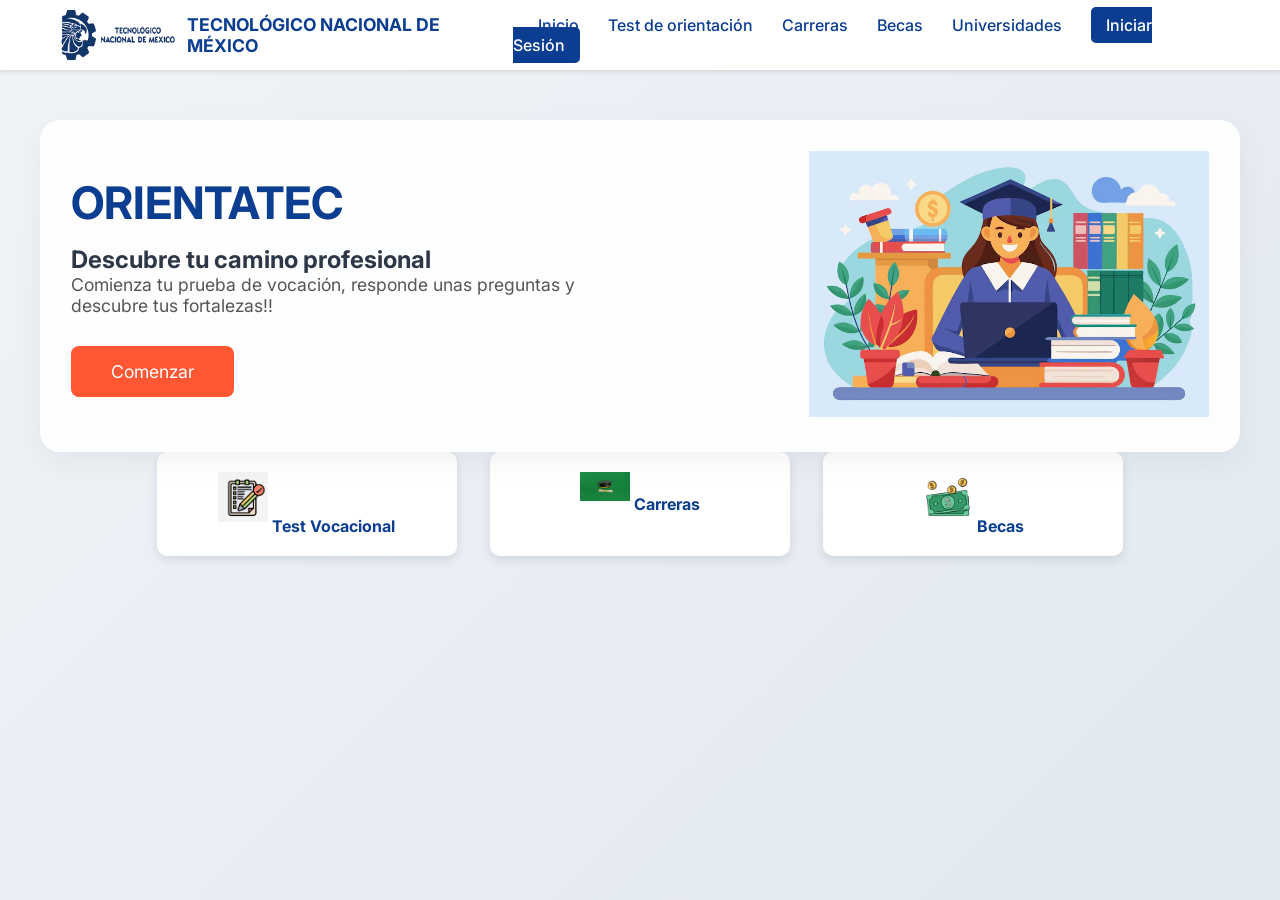
<file: index.html>
<!DOCTYPE html>
<html lang="es">
<head>
    <meta charset="UTF-8">
    <meta name="viewport" content="width=device-width, initial-scale=1.0">
    <title>ORIENTATEC</title>
    <meta name="description" content="Plataforma de orientación vocacional del Tecnológico Nacional de México. Test vocacional, carreras, becas, universidades y foro estudiantil.">
    <link rel="preconnect" href="https://fonts.googleapis.com">
    <link href="https://fonts.googleapis.com/css2?family=Inter:wght@400;500;600;700;800&display=swap" rel="stylesheet">
    <link rel="stylesheet" href="css/styles.css">
</head>
<body>

    <header class="main-header">
        <div class="logo-section">
            <img src="static/tec.png" alt="Logo TecNM">
            <span>TECNOLÓGICO NACIONAL DE MÉXICO</span>
        </div>
        <button class="hamburger" id="hamburger-btn" onclick="toggleNav()">☰</button>
        <nav id="nav-public">
            <a href="index.html">Inicio</a>
            <a href="cuestionario.html" onclick="return requireAuth('cuestionario.html')">Test de orientación</a>
            <a href="carreras.html" onclick="return requireAuth('carreras.html')">Carreras</a>
            <a href="becas.html" onclick="return requireAuth('becas.html')">Becas</a>
            <a href="universidades.html" onclick="return requireAuth('universidades.html')">Universidades</a>
            <a href="login.html" class="btn-sesion">Iniciar Sesión</a>
        </nav>
    </header>

    <section class="hero-container">
        <div class="hero-text">
            <h1>ORIENTATEC</h1>
            <h2>Descubre tu camino profesional</h2>
            <p>Comienza tu prueba de vocación, responde unas preguntas y descubre tus fortalezas!!</p>
            <a href="cuestionario.html" class="btn-comenzar" onclick="return requireAuth('cuestionario.html')">Comenzar</a>
        </div>
        <div class="hero-image">
            <img src="static/im.png" alt="Ilustración vocacional">
        </div>
    </section>

    <section class="info-cards">
        <a href="cuestionario.html" class="info-card" onclick="return requireAuth('cuestionario.html')">
            <img src="static/for.png" alt="Test Vocacional">
            <strong>Test Vocacional</strong>
        </a>
        <a href="carreras.html" class="info-card" onclick="return requireAuth('carreras.html')">
            <img src="static/gor.png" alt="Carreras">
            <strong>Carreras</strong>
        </a>
        <a href="becas.html" class="info-card" onclick="return requireAuth('becas.html')">
            <img src="static/bi.png" alt="Becas">
            <strong>Becas</strong>
        </a>
    </section>

<script src="js/app.js"></script>
</body>
</html>
</file>
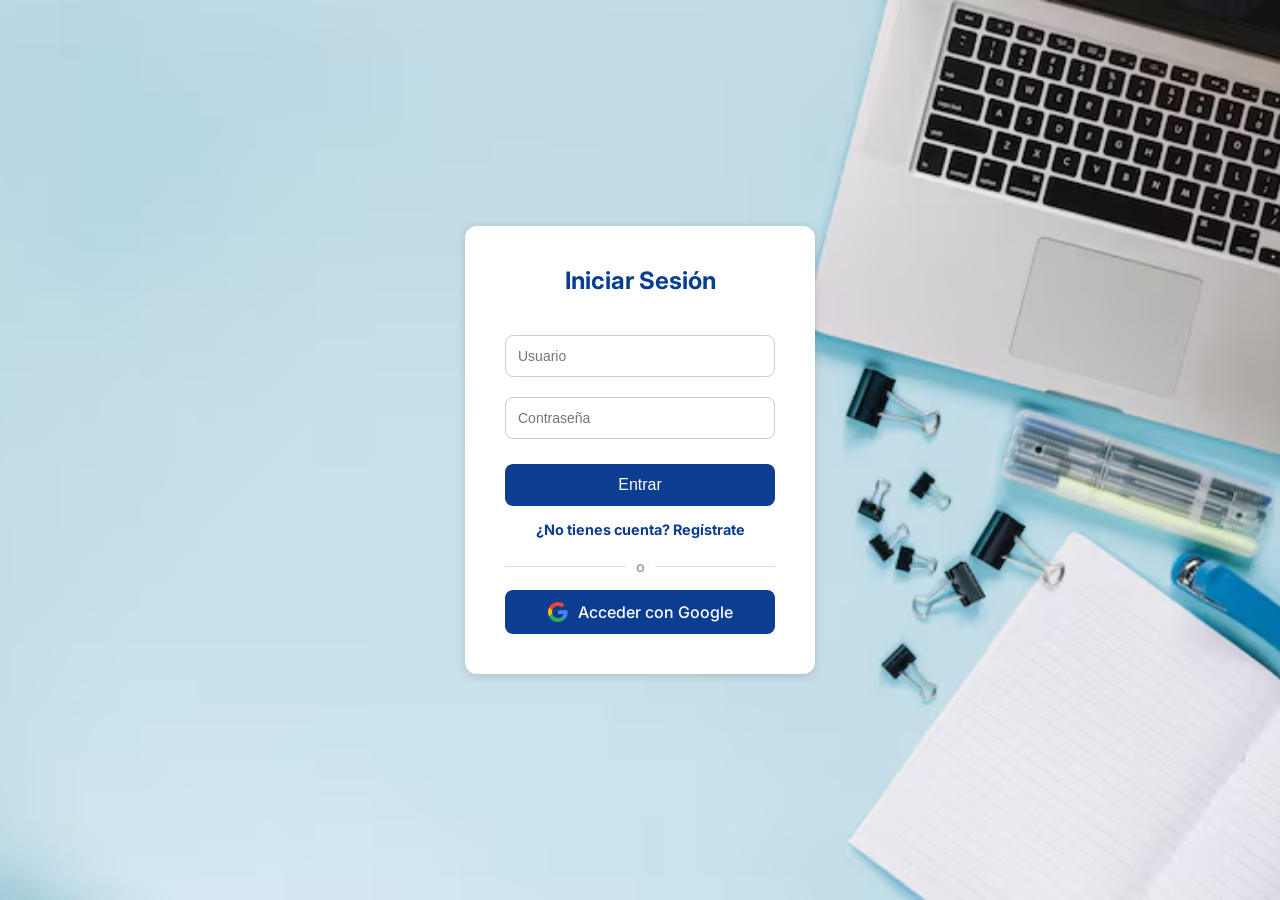
<file: admin.html>
<!DOCTYPE html>
<html lang="es">
<head>
    <meta charset="UTF-8">
    <meta name="viewport" content="width=device-width, initial-scale=1.0">
    <title>Panel de Administración</title>
    <link rel="preconnect" href="https://fonts.googleapis.com">
    <link href="https://fonts.googleapis.com/css2?family=Inter:wght@400;500;600;700&display=swap" rel="stylesheet">
    <link rel="stylesheet" href="css/styles.css">
    <style>
        .admin-container { max-width: 1000px; margin: 40px auto; padding: 20px; background: white; border-radius: 12px; box-shadow: 0 4px 15px rgba(0,0,0,0.05); }
        .admin-header { display: flex; justify-content: space-between; align-items: center; border-bottom: 2px solid #e2e8f0; padding-bottom: 20px; margin-bottom: 20px; }
        .admin-header h1 { margin: 0; color: #0f172a; font-size: 1.5rem; }
        table { width: 100%; border-collapse: collapse; margin-top: 15px; }
        th, td { padding: 12px 15px; text-align: left; border-bottom: 1px solid #e2e8f0; }
        th { background-color: #f8fafc; font-weight: 600; color: #475569; }
        tr:hover { background-color: #f1f5f9; }
        .btn-danger { background: #ef4444; color: white; border: none; padding: 6px 12px; border-radius: 6px; cursor: pointer; font-size: 0.85rem; font-weight: 500; }
        .btn-danger:hover { background: #dc2828; }
        .badge { background: #2563eb; color: white; padding: 2px 8px; border-radius: 12px; font-size: 0.75rem; }
    </style>
</head>
<body>

    <div class="top-row" style="padding: 15px 20px; background: white; border-bottom: 1px solid #e2e8f0;">
        <a class="back" href="menu.html">← Volver al Menú</a>
    </div>

    <div class="admin-container" id="admin-content" style="display: none;">
        <div class="admin-header">
            <h1>Panel de Administración</h1>
            <div class="badge">Modo Admin Activo</div>
        </div>

        <h3>Gestión del Foro</h3>
        <table>
            <thead>
                <tr>
                    <th>ID</th>
                    <th>Título</th>
                    <th>Autor</th>
                    <th>Fecha</th>
                    <th>Acciones</th>
                </tr>
            </thead>
            <tbody id="admin-topics-list">
                <tr><td colspan="5" style="text-align:center;">Cargando temas...</td></tr>
            </tbody>
        </table>
    </div>

    <div id="admin-error" style="display:none; text-align:center; padding: 50px; color: #ef4444; font-weight: bold;">
        <h2>Acceso Denegado</h2>
        <p>No tienes permisos de administrador para ver esta página.</p>
        <a href="menu.html" class="btn">Regresar al menú</a>
    </div>

<script src="js/app.js"></script>
</body>
</html>
</file>
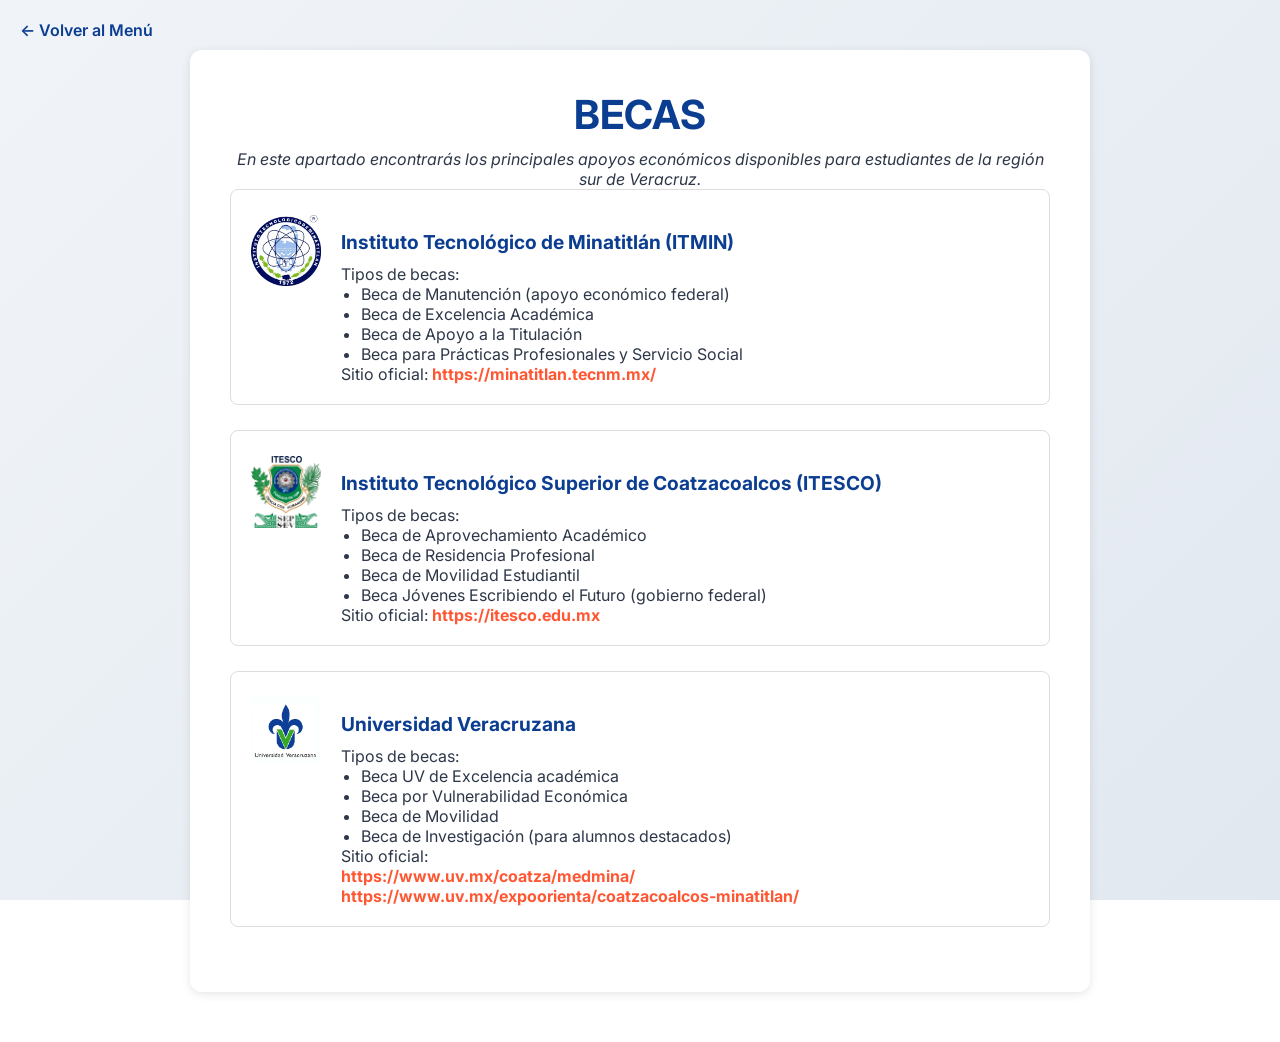
<file: becas.html>
<!DOCTYPE html>
<html lang="es">
<head>
    <meta charset="UTF-8">
    <meta name="viewport" content="width=device-width, initial-scale=1.0">
    <title>Becas - Orientación Vocacional</title>
    <meta name="description" content="Información sobre becas disponibles para estudiantes de la región sur de Veracruz.">
    <link rel="preconnect" href="https://fonts.googleapis.com">
    <link href="https://fonts.googleapis.com/css2?family=Inter:wght@400;500;600;700;800&display=swap" rel="stylesheet">
    <link rel="stylesheet" href="css/styles.css">
</head>
<body>

    <a href="menu.html" class="back-link">← Volver al Menú</a>
    <div class="contenedor-becas">
        <h1>BECAS</h1>
        <p style="text-align: center; font-style: italic;">En este apartado encontrarás los principales apoyos económicos disponibles para estudiantes de la región sur de Veracruz.</p>

        <div class="institucion">
            <img src="static/tecn.png" alt="Logo ITMIN">
            <div>
                <h3>Instituto Tecnológico de Minatitlán (ITMIN)</h3>
                <p>Tipos de becas:</p>
                <ul class="beca-list">
                    <li>Beca de Manutención (apoyo económico federal)</li>
                    <li>Beca de Excelencia Académica</li>
                    <li>Beca de Apoyo a la Titulación</li>
                    <li>Beca para Prácticas Profesionales y Servicio Social</li>
                </ul>
                <p>Sitio oficial: <a href="https://minatitlan.tecnm.mx/" target="_blank" class="link">https://minatitlan.tecnm.mx/</a></p>
            </div>
        </div>

        <div class="institucion">
            <img src="static/itesco.png" alt="Logo ITESCO">
            <div>
                <h3>Instituto Tecnológico Superior de Coatzacoalcos (ITESCO)</h3>
                <p>Tipos de becas:</p>
                <ul class="beca-list">
                    <li>Beca de Aprovechamiento Académico</li>
                    <li>Beca de Residencia Profesional</li>
                    <li>Beca de Movilidad Estudiantil</li>
                    <li>Beca Jóvenes Escribiendo el Futuro (gobierno federal)</li>
                </ul>
                <p>Sitio oficial: <a href="https://itesco.edu.mx" target="_blank" class="link">https://itesco.edu.mx</a></p>
            </div>
        </div>

        <div class="institucion">
            <img src="static/uv.png" alt="Logo UV">
            <div>
                <h3>Universidad Veracruzana</h3>
                <p>Tipos de becas:</p>
                <ul class="beca-list">
                    <li>Beca UV de Excelencia académica</li>
                    <li>Beca por Vulnerabilidad Económica</li>
                    <li>Beca de Movilidad</li>
                    <li>Beca de Investigación (para alumnos destacados)</li>
                </ul>
                <p>Sitio oficial:</p>
                <p><a href="https://www.uv.mx/coatza/medmina/" target="_blank" class="link">https://www.uv.mx/coatza/medmina/</a></p>
                <p><a href="https://www.uv.mx/expoorienta/coatzacoalcos-minatitlan/" target="_blank" class="link">https://www.uv.mx/expoorienta/coatzacoalcos-minatitlan/</a></p>
            </div>
        </div>
    </div>

<script src="js/app.js"></script>
</body>
</html>
</file>
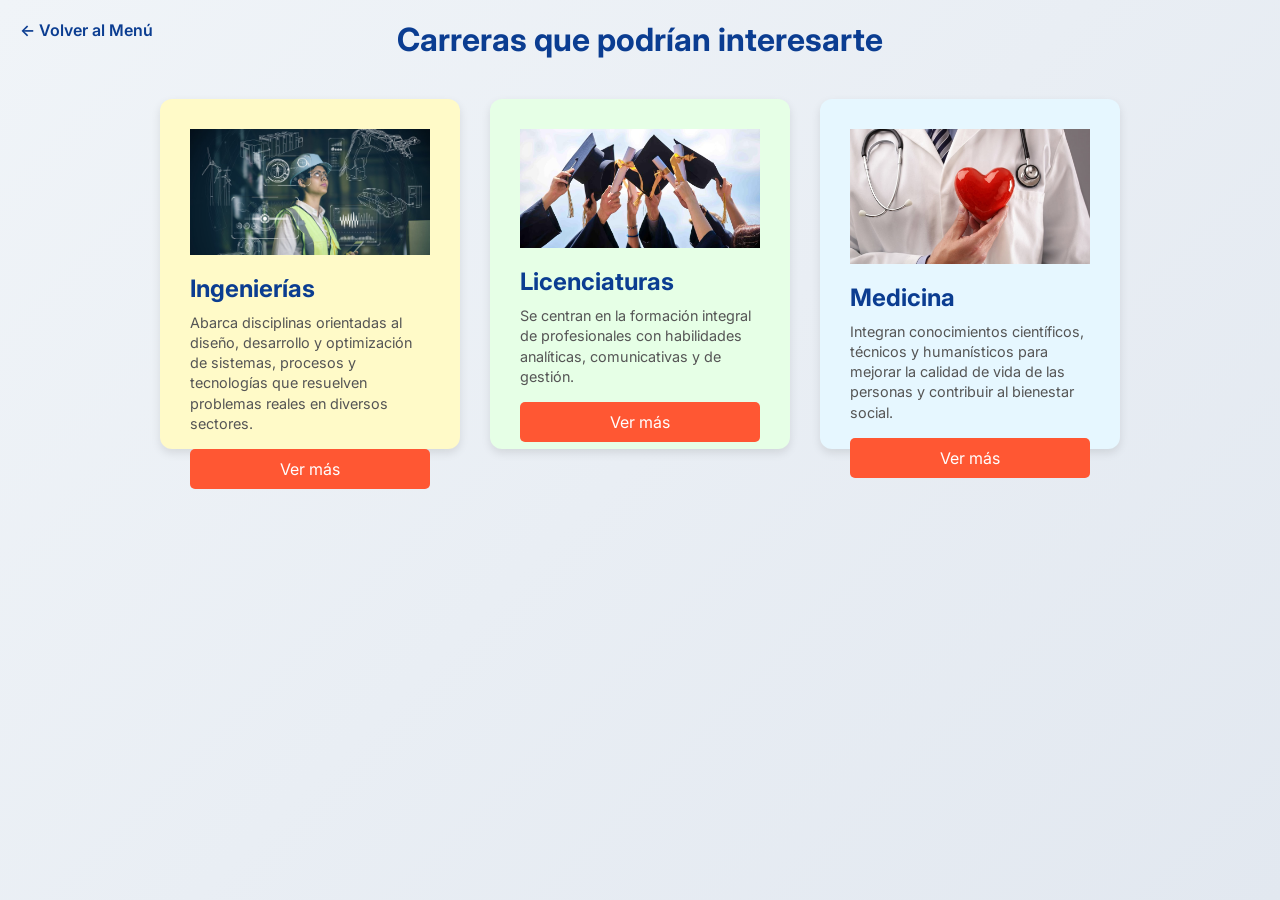
<file: carreras.html>
<!DOCTYPE html>
<html lang="es">
<head>
    <meta charset="UTF-8">
    <meta name="viewport" content="width=device-width, initial-scale=1.0">
    <title>Carreras - Orientación Vocacional</title>
    <meta name="description" content="Explora las carreras disponibles: Ingenierías, Licenciaturas y Medicina.">
    <link rel="preconnect" href="https://fonts.googleapis.com">
    <link href="https://fonts.googleapis.com/css2?family=Inter:wght@400;500;600;700;800&display=swap" rel="stylesheet">
    <link rel="stylesheet" href="css/styles.css">
</head>
<body>

    <a href="menu.html" class="back-link">← Volver al Menú</a>
    <h2 class="page-title">Carreras que podrían interesarte</h2>
    <div class="card-container">
        <div class="career-card bg-yellow">
            <div>
                <img src="static/inge.png" alt="Icono Engranaje" class="icon">
                <h3>Ingenierías</h3>
                <p>Abarca disciplinas orientadas al diseño, desarrollo y optimización de sistemas, procesos y tecnologías que resuelven problemas reales en diversos sectores.</p>
            </div>
            <a href="carreras_ingenierias.html" class="ver-mas">Ver más</a>
        </div>
        <div class="career-card bg-green">
            <div>
                <img src="static/lice.png" alt="Icono Libros" class="icon">
                <h3>Licenciaturas</h3>
                <p>Se centran en la formación integral de profesionales con habilidades analíticas, comunicativas y de gestión.</p>
            </div>
            <a href="carreras_licenciaturas.html" class="ver-mas">Ver más</a>
        </div>
        <div class="career-card bg-blue">
            <div>
                <img src="static/medi.png" alt="Icono Estetoscopio" class="icon">
                <h3>Medicina</h3>
                <p>Integran conocimientos científicos, técnicos y humanísticos para mejorar la calidad de vida de las personas y contribuir al bienestar social.</p>
            </div>
            <a href="carreras_medicina.html" class="ver-mas">Ver más</a>
        </div>
    </div>

<script src="js/app.js"></script>
</body>
</html>
</file>
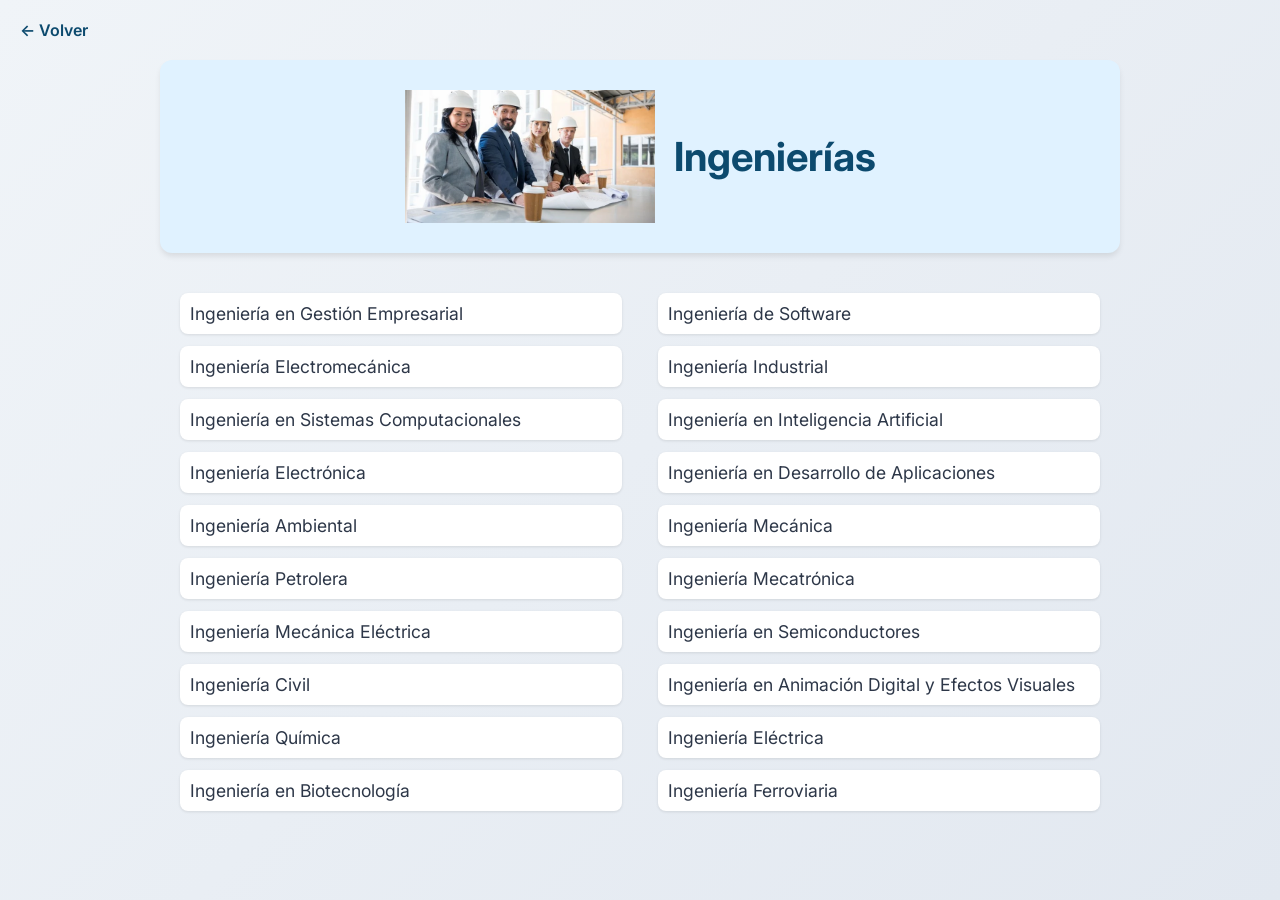
<file: carreras_ingenierias.html>
<!DOCTYPE html>
<html lang="es">
<head>
    <meta charset="UTF-8">
    <meta name="viewport" content="width=device-width, initial-scale=1.0">
    <title>Ingenierías - Orientación Vocacional</title>
    <meta name="description" content="Lista de carreras de ingeniería con enlaces a universidades.">
    <link rel="preconnect" href="https://fonts.googleapis.com">
    <link href="https://fonts.googleapis.com/css2?family=Inter:wght@400;500;600;700;800&display=swap" rel="stylesheet">
    <link rel="stylesheet" href="css/styles.css">
</head>
<body style="background-color: #f0f9ff;">

    <a href="carreras.html" class="back-link back-link-blue">← Volver</a>
    <div class="header-section header-blue">
        <img src="static/carreinge.png" alt="Icono Engranaje">
        <h1>Ingenierías</h1>
    </div>
    <div class="content-list content-list-ingenierias">
        <ul id="ing-career-list-1"></ul>
        <ul id="ing-career-list-2"></ul>
    </div>

    <!-- MODAL: CARRERAS (universidad selector) -->
    <div id="linkModal" class="modal">
        <div class="modal-content">
            <span class="close-button" onclick="closeModal()">&times;</span>
            <h3 id="modalTitle"></h3>
            <p class="modal-subtitle">Selecciona la universidad que te gustaría:</p>
            <div id="linksContainer"></div>
        </div>
    </div>

<script src="js/app.js"></script>
</body>
</html>
</file>
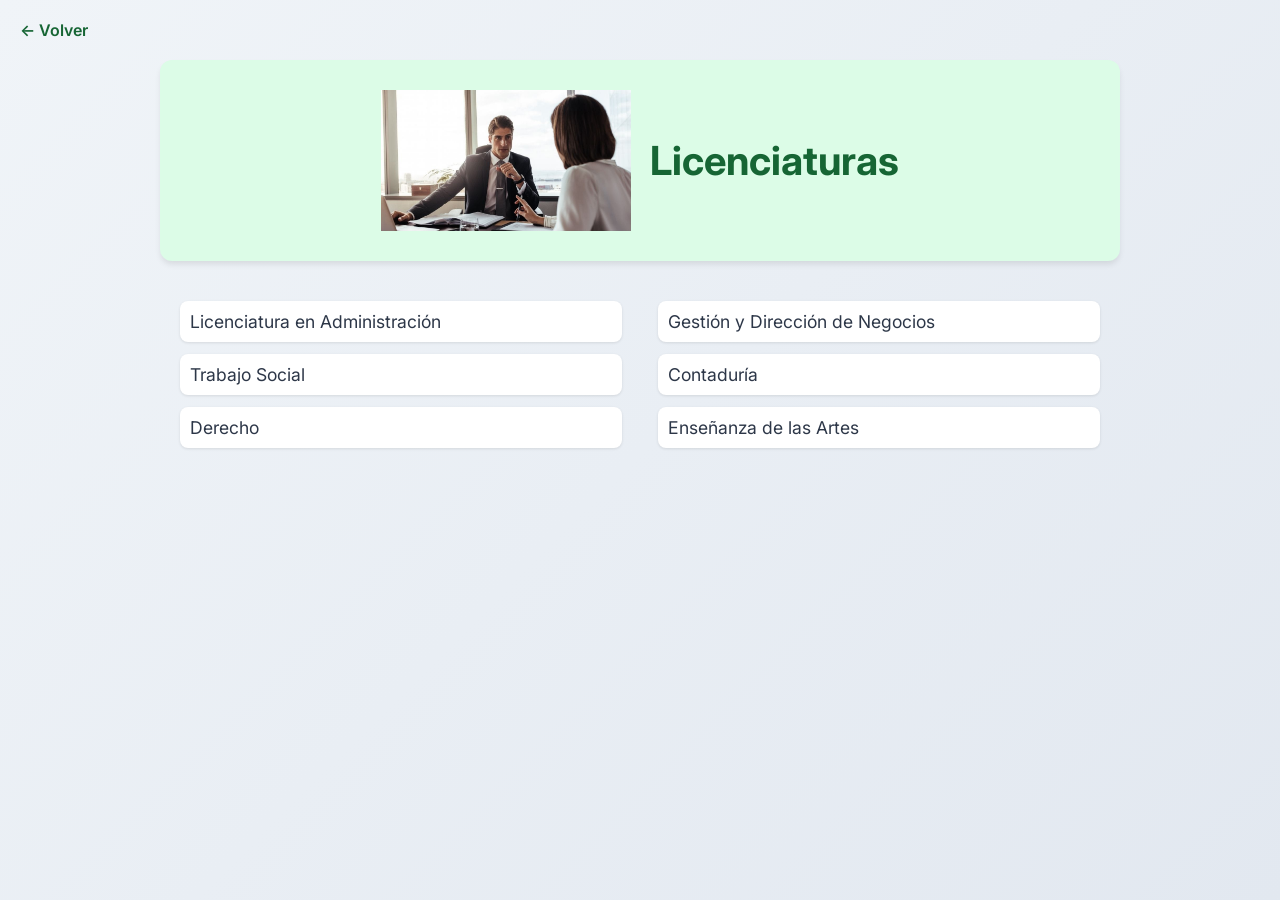
<file: carreras_licenciaturas.html>
<!DOCTYPE html>
<html lang="es">
<head>
    <meta charset="UTF-8">
    <meta name="viewport" content="width=device-width, initial-scale=1.0">
    <title>Licenciaturas - Orientación Vocacional</title>
    <meta name="description" content="Lista de licenciaturas con enlaces a universidades.">
    <link rel="preconnect" href="https://fonts.googleapis.com">
    <link href="https://fonts.googleapis.com/css2?family=Inter:wght@400;500;600;700;800&display=swap" rel="stylesheet">
    <link rel="stylesheet" href="css/styles.css">
</head>
<body style="background-color: #f0fdf4;">

    <a href="carreras.html" class="back-link back-link-green">← Volver</a>
    <div class="header-section header-green">
        <img src="static/carrelice.png" alt="Icono Libros">
        <h1>Licenciaturas</h1>
    </div>
    <div class="content-list content-list-licenciaturas">
        <ul id="lic-career-list-1"></ul>
        <ul id="lic-career-list-2"></ul>
    </div>

    <!-- MODAL: CARRERAS (universidad selector) -->
    <div id="linkModal" class="modal">
        <div class="modal-content">
            <span class="close-button" onclick="closeModal()">&times;</span>
            <h3 id="modalTitle"></h3>
            <p class="modal-subtitle">Selecciona la universidad que te gustaría:</p>
            <div id="linksContainer"></div>
        </div>
    </div>

<script src="js/app.js"></script>
</body>
</html>
</file>
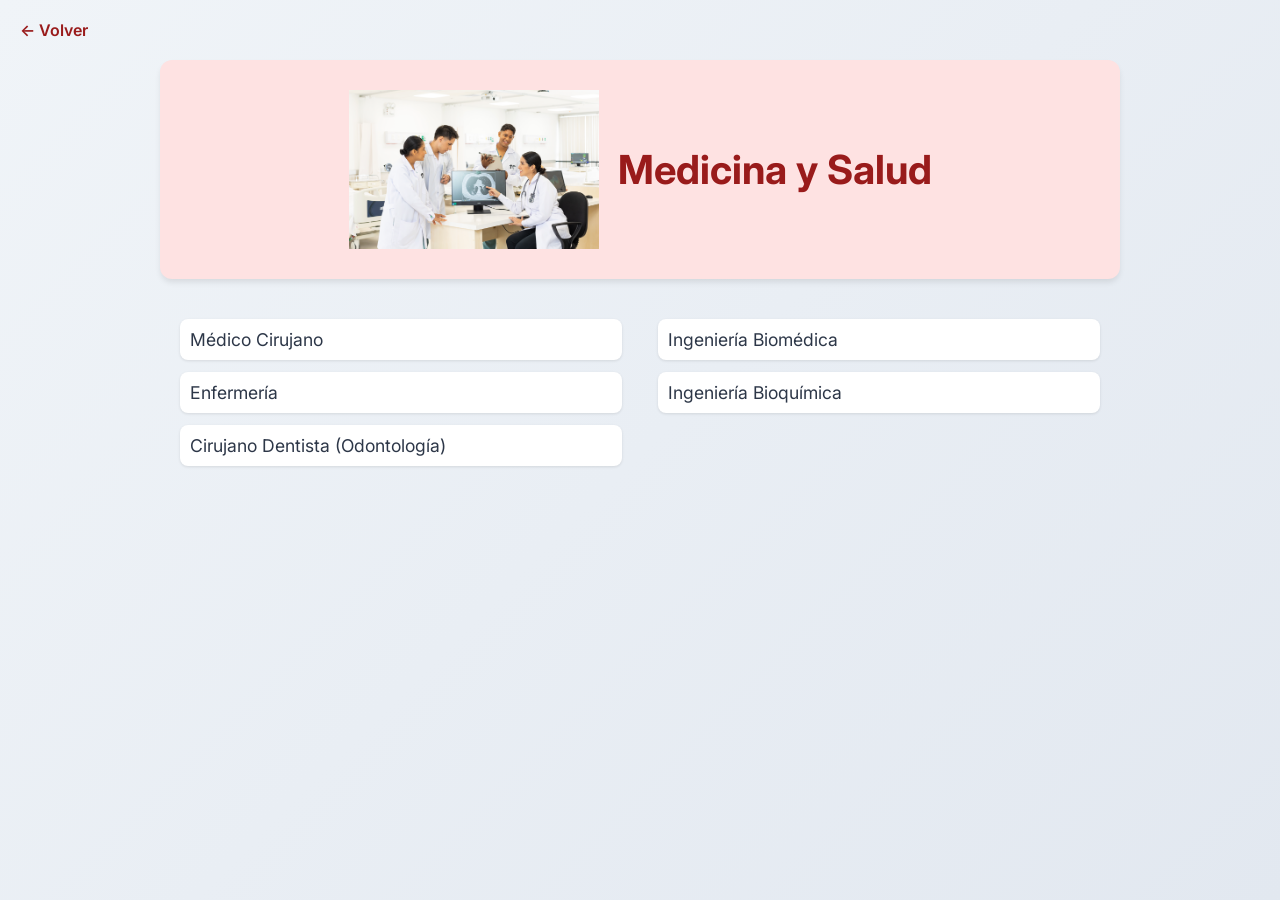
<file: carreras_medicina.html>
<!DOCTYPE html>
<html lang="es">
<head>
    <meta charset="UTF-8">
    <meta name="viewport" content="width=device-width, initial-scale=1.0">
    <title>Medicina y Salud - Orientación Vocacional</title>
    <meta name="description" content="Lista de carreras de medicina y salud con enlaces a universidades.">
    <link rel="preconnect" href="https://fonts.googleapis.com">
    <link href="https://fonts.googleapis.com/css2?family=Inter:wght@400;500;600;700;800&display=swap" rel="stylesheet">
    <link rel="stylesheet" href="css/styles.css">
</head>
<body style="background-color: #fef2f2;">

    <a href="carreras.html" class="back-link back-link-red">← Volver</a>
    <div class="header-section header-red">
        <img src="static/carreme.png" alt="Icono Estetoscopio">
        <h1>Medicina y Salud</h1>
    </div>
    <div class="content-list content-list-medicina">
        <ul id="med-career-list-1"></ul>
        <ul id="med-career-list-2"></ul>
    </div>

    <!-- MODAL: CARRERAS (universidad selector) -->
    <div id="linkModal" class="modal">
        <div class="modal-content">
            <span class="close-button" onclick="closeModal()">&times;</span>
            <h3 id="modalTitle"></h3>
            <p class="modal-subtitle">Selecciona la universidad que te gustaría:</p>
            <div id="linksContainer"></div>
        </div>
    </div>

<script src="js/app.js"></script>
</body>
</html>
</file>
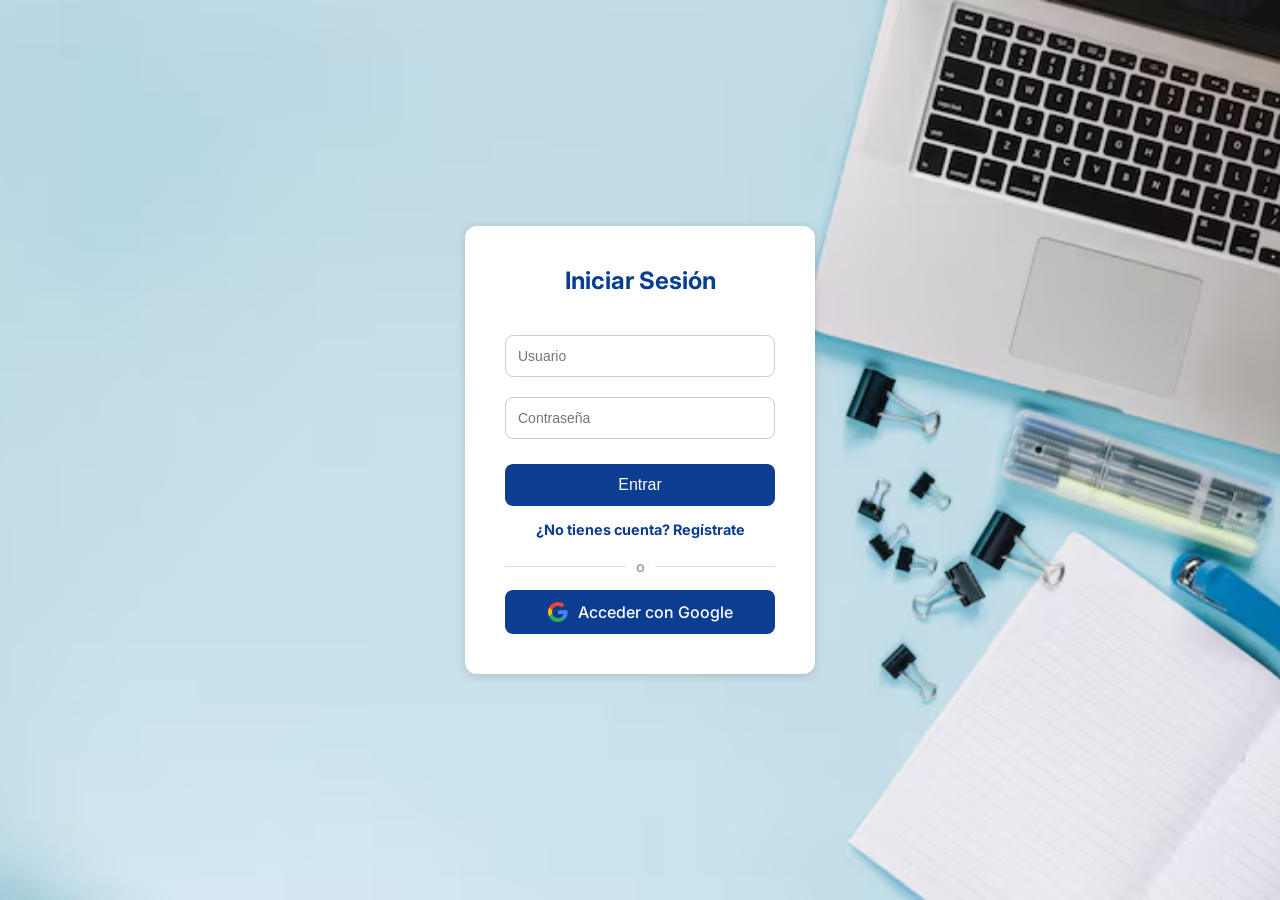
<file: chat.html>
<!DOCTYPE html>
<html lang="es">
<head>
    <meta charset="UTF-8">
    <meta name="viewport" content="width=device-width, initial-scale=1.0">
    <title>Chat Global - Orientación Vocacional</title>
    <link rel="preconnect" href="https://fonts.googleapis.com">
    <link href="https://fonts.googleapis.com/css2?family=Inter:wght@400;500;600;700&display=swap" rel="stylesheet">
    <link rel="stylesheet" href="css/styles.css">
    <style>
        body { display: flex; flex-direction: column; height: 100vh; margin: 0; background-color: #f1f5f9; }
        .top-row { padding: 15px 20px; background: white; border-bottom: 1px solid #e2e8f0; display: flex; justify-content: space-between; align-items: center; }
        .chat-container { flex: 1; display: flex; flex-direction: column; max-width: 900px; margin: 0 auto; width: 100%; background: white; border-left: 1px solid #e2e8f0; border-right: 1px solid #e2e8f0; }
        .chat-messages { flex: 1; padding: 20px; overflow-y: auto; display: flex; flex-direction: column; gap: 15px; }
        .message { max-width: 75%; padding: 12px 16px; border-radius: 12px; font-size: 0.95rem; line-height: 1.4; position: relative; }
        .msg-other { background: #f1f5f9; color: #1e293b; align-self: flex-start; border-bottom-left-radius: 2px; }
        .msg-self { background: #2563eb; color: white; align-self: flex-end; border-bottom-right-radius: 2px; }
        .msg-author { font-size: 0.75rem; font-weight: 600; margin-bottom: 4px; opacity: 0.8; }
        .msg-time { font-size: 0.7rem; opacity: 0.6; text-align: right; margin-top: 4px; }
        .chat-input-area { padding: 15px 20px; background: white; border-top: 1px solid #e2e8f0; display: flex; gap: 10px; }
        .chat-input-area input { flex: 1; padding: 12px 15px; border: 1px solid #cbd5e1; border-radius: 24px; outline: none; font-family: 'Inter', sans-serif; }
        .chat-input-area input:focus { border-color: #2563eb; }
        .chat-input-area button { background: #2563eb; color: white; border: none; padding: 0 20px; border-radius: 24px; font-weight: 600; cursor: pointer; transition: background 0.2s; }
        .chat-input-area button:hover { background: #1d4ed8; }
    </style>
</head>
<body>

    <div class="top-row">
        <a class="back" href="menu.html">← Volver</a>
        <div style="font-weight: 600; color: #0f172a;">💬 Chat Global Estudiantil</div>
        <div style="font-size: 0.9rem; color: #64748b;"><span id="chat-user"></span></div>
    </div>

    <div class="chat-container">
        <div class="chat-messages" id="chat-messages">
            <div style="text-align: center; color: #94a3b8; font-size: 0.9rem; margin-top: 20px;">Cargando mensajes...</div>
        </div>
        <form class="chat-input-area" id="chat-form" onsubmit="sendChatMessage(event)">
            <input type="text" id="chat-input" placeholder="Escribe un mensaje..." required autocomplete="off">
            <button type="submit">Enviar</button>
        </form>
    </div>

<script src="js/app.js"></script>
</body>
</html>
</file>
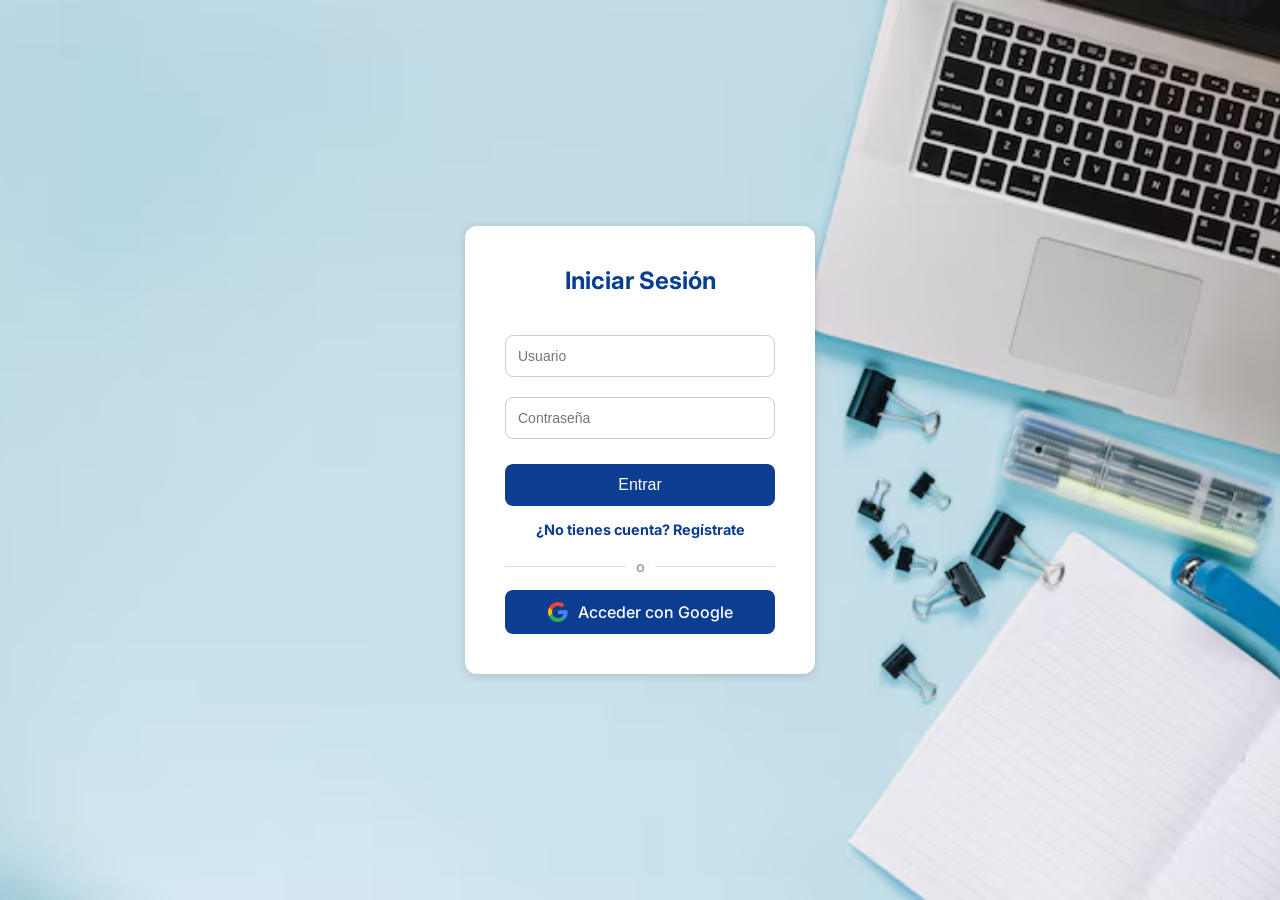
<file: cuestionario.html>
<!DOCTYPE html>
<html lang="es">
<head>
    <meta charset="UTF-8">
    <meta name="viewport" content="width=device-width, initial-scale=1.0">
    <title>Cuestionario Vocacional - Orientación Vocacional</title>
    <meta name="description" content="Test de orientación vocacional con 15 preguntas para descubrir tu área profesional ideal.">
    <link rel="preconnect" href="https://fonts.googleapis.com">
    <link href="https://fonts.googleapis.com/css2?family=Inter:wght@400;500;600;700;800&display=swap" rel="stylesheet">
    <link rel="stylesheet" href="css/styles.css">
</head>
<body>

    <a href="menu.html" class="back-link">← Volver al Menú</a>
    <div class="quiz-container">
        <h1 class="quiz-title">Cuestionario de Orientación Vocacional</h1>
        <form id="quiz-form" onsubmit="processQuiz(event)">

            <div class="section-title">Intereses personales</div>

            <div class="question">
                <p>1.- ¿Qué tipo de actividades disfrutas más en tu tiempo libre?</p>
                <div class="option-group">
                    <label><input type="radio" name="p1" value="a" required> a) Armar o reparar cosas, experimentar con tecnología.</label>
                    <label><input type="radio" name="p1" value="b"> b) Ayudar a otras personas o cuidar de su bienestar.</label>
                    <label><input type="radio" name="p1" value="c"> c) Resolver problemas matemáticos o lógicos.</label>
                    <label><input type="radio" name="p1" value="d"> d) Organizar, planificar o dirigir proyectos.</label>
                    <label><input type="radio" name="p1" value="e"> e) Dibujar, diseñar o crear contenido visual.</label>
                </div>
            </div>

            <div class="question">
                <p>2.- ¿Qué materias te resultan más interesantes en la escuela?</p>
                <div class="option-group">
                    <label><input type="radio" name="p2" value="a" required> a) Física, matemáticas, computación.</label>
                    <label><input type="radio" name="p2" value="b"> b) Biología, química, anatomía.</label>
                    <label><input type="radio" name="p2" value="c"> c) Historia, comunicación, literatura.</label>
                    <label><input type="radio" name="p2" value="d"> d) Economía, administración, contabilidad.</label>
                    <label><input type="radio" name="p2" value="e"> e) Arte, diseño, expresión visual.</label>
                </div>
            </div>

            <div class="question">
                <p>3.- ¿Cómo te gustaría que fuera tu entorno laboral ideal?</p>
                <div class="option-group">
                    <label><input type="radio" name="p3" value="a" required> a) En un laboratorio o taller tecnológico.</label>
                    <label><input type="radio" name="p3" value="b"> b) En un hospital o clínica.</label>
                    <label><input type="radio" name="p3" value="c"> c) En una oficina o empresa.</label>
                    <label><input type="radio" name="p3" value="d"> d) En una escuela o institución social.</label>
                    <label><input type="radio" name="p3" value="e"> e) En un estudio de diseño o animación.</label>
                </div>
            </div>

            <div class="question">
                <p>4.- ¿Qué tipo de proyectos disfrutas más realizar?</p>
                <div class="option-group">
                    <label><input type="radio" name="p4" value="a" required> a) Experimentos, construcciones o simulaciones.</label>
                    <label><input type="radio" name="p4" value="b"> b) Actividades de voluntariado o servicio social.</label>
                    <label><input type="radio" name="p4" value="c"> c) Presentaciones, exposiciones o debates.</label>
                    <label><input type="radio" name="p4" value="d"> d) Planes de negocio o proyectos financieros.</label>
                    <label><input type="radio" name="p4" value="e"> e) Diseños artísticos o digitales.</label>
                </div>
            </div>

            <div class="section-title">Habilidades y fortalezas</div>

            <div class="question">
                <p>5.- ¿Qué tipo de tareas se te facilitan más?</p>
                <div class="option-group">
                    <label><input type="radio" name="p5" value="a" required> a) Analizar datos o resolver problemas técnicos.</label>
                    <label><input type="radio" name="p5" value="b"> b) Escuchar, comprender y ayudar a los demás.</label>
                    <label><input type="radio" name="p5" value="c"> c) Explicar ideas o hablar en público.</label>
                    <label><input type="radio" name="p5" value="d"> d) Organizar, planear y administrar recursos.</label>
                    <label><input type="radio" name="p5" value="e"> e) Crear o innovar con ideas originales.</label>
                </div>
            </div>

            <div class="question">
                <p>6.- ¿Qué habilidades reconocen los demás en ti?</p>
                <div class="option-group">
                    <label><input type="radio" name="p6" value="a" required> a) Razonamiento lógico y pensamiento crítico.</label>
                    <label><input type="radio" name="p6" value="b"> b) Empatía y capacidad para escuchar.</label>
                    <label><input type="radio" name="p6" value="c"> c) Comunicación clara y liderazgo.</label>
                    <label><input type="radio" name="p6" value="d"> d) Capacidad para tomar decisiones.</label>
                    <label><input type="radio" name="p6" value="e"> e) Talento artístico o creatividad.</label>
                </div>
            </div>

            <div class="question">
                <p>7.- ¿Qué tipo de herramientas prefieres usar?</p>
                <div class="option-group">
                    <label><input type="radio" name="p7" value="a" required> a) Computadoras, software o aparatos tecnológicos.</label>
                    <label><input type="radio" name="p7" value="b"> b) Material médico, instrumentos de laboratorio.</label>
                    <label><input type="radio" name="p7" value="c"> c) Documentos, archivos o informes.</label>
                    <label><input type="radio" name="p7" value="d"> d) Recursos financieros o bases de datos.</label>
                    <label><input type="radio" name="p7" value="e"> e) Herramientas de diseño o dibujo.</label>
                </div>
            </div>

            <div class="section-title">Valores y motivaciones</div>

            <div class="question">
                <p>8.- ¿Qué te motiva más a elegir una carrera?</p>
                <div class="option-group">
                    <label><input type="radio" name="p8" value="a" required> a) Resolver problemas científicos o tecnológicos.</label>
                    <label><input type="radio" name="p8" value="b"> b) Ayudar a las personas o salvar vidas.</label>
                    <label><input type="radio" name="p8" value="c"> c) Tener estabilidad económica y reconocimiento.</label>
                    <label><input type="radio" name="p8" value="d"> d) Liderar o administrar proyectos.</label>
                    <label><input type="radio" name="p8" value="e"> e) Expresar ideas o emociones creativas.</label>
                </div>
            </div>

            <div class="question">
                <p>9.- ¿Qué te gustaría lograr con tu profesión?</p>
                <div class="option-group">
                    <label><input type="radio" name="p9" value="a" required> a) Innovar y crear nuevas tecnologías.</label>
                    <label><input type="radio" name="p9" value="b"> b) Mejorar la calidad de vida de los demás.</label>
                    <label><input type="radio" name="p9" value="c"> c) Influir en la sociedad o en una organización.</label>
                    <label><input type="radio" name="p9" value="d"> d) Emprender y dirigir un negocio propio.</label>
                    <label><input type="radio" name="p9" value="e"> e) Desarrollar tu talento artístico.</label>
                </div>
            </div>

            <div class="question">
                <p>10.- ¿Qué tipo de impacto deseas tener en el mundo?</p>
                <div class="option-group">
                    <label><input type="radio" name="p10" value="a" required> a) Científico o tecnológico.</label>
                    <label><input type="radio" name="p10" value="b"> b) Humano o social.</label>
                    <label><input type="radio" name="p10" value="c"> c) Económico o empresarial.</label>
                    <label><input type="radio" name="p10" value="d"> d) Cultural o creativo.</label>
                </div>
            </div>

            <div class="section-title">Preferencias laborales</div>

            <div class="question">
                <p>11.- ¿Prefieres trabajar…</p>
                <div class="option-group">
                    <label><input type="radio" name="p11" value="a" required> a) Con máquinas o programas.</label>
                    <label><input type="radio" name="p11" value="b"> b) Con personas directamente.</label>
                    <label><input type="radio" name="p11" value="c"> c) En equipo y con comunicación constante.</label>
                    <label><input type="radio" name="p11" value="d"> d) De manera independiente.</label>
                    <label><input type="radio" name="p11" value="e"> e) En un entorno flexible y creativo.</label>
                </div>
            </div>

            <div class="question">
                <p>12.- ¿Qué horario de trabajo preferirías?</p>
                <div class="option-group">
                    <label><input type="radio" name="p12" value="a" required> a) Fijo y estructurado.</label>
                    <label><input type="radio" name="p12" value="b"> b) Con guardias o turnos variables.</label>
                    <label><input type="radio" name="p12" value="c"> c) De oficina o administrativo.</label>
                    <label><input type="radio" name="p12" value="d"> d) Flexible, según proyectos o inspiración.</label>
                </div>
            </div>

            <div class="question">
                <p>13.- ¿Qué nivel de contacto humano te gustaría tener en tu empleo?</p>
                <div class="option-group">
                    <label><input type="radio" name="p13" value="a" required> a) Mínimo, enfocándome en tareas técnicas.</label>
                    <label><input type="radio" name="p13" value="b"> b) Alto, interactuando y ayudando a personas.</label>
                    <label><input type="radio" name="p13" value="c"> c) Equilibrado, trabajando en equipo.</label>
                </div>
            </div>

            <div class="question">
                <p>14.- ¿Cómo reaccionas ante los problemas o desafíos?</p>
                <div class="option-group">
                    <label><input type="radio" name="p14" value="a" required> a) Analizo las causas y busco soluciones lógicas.</label>
                    <label><input type="radio" name="p14" value="b"> b) Busco apoyo y trato de entender las emociones.</label>
                    <label><input type="radio" name="p14" value="c"> c) Me enfoco en resolverlos con organización.</label>
                    <label><input type="radio" name="p14" value="d"> d) Uso la creatividad para buscar alternativas.</label>
                </div>
            </div>

            <div class="question">
                <p>15.- ¿Qué te genera más satisfacción al finalizar un proyecto?</p>
                <div class="option-group">
                    <label><input type="radio" name="p15" value="a" required> a) Ver un sistema o producto funcionando correctamente.</label>
                    <label><input type="radio" name="p15" value="b"> b) Saber que ayudé a alguien o marqué una diferencia.</label>
                    <label><input type="radio" name="p15" value="c"> c) Haber liderado un equipo hacia un objetivo.</label>
                    <label><input type="radio" name="p15" value="d"> d) Ver el resultado artístico o visual de mi trabajo.</label>
                </div>
            </div>

            <button type="submit" class="submit-btn">Ver Mis Resultados Vocacionales</button>
        </form>
    </div>

<script src="js/app.js"></script>
</body>
</html>
</file>
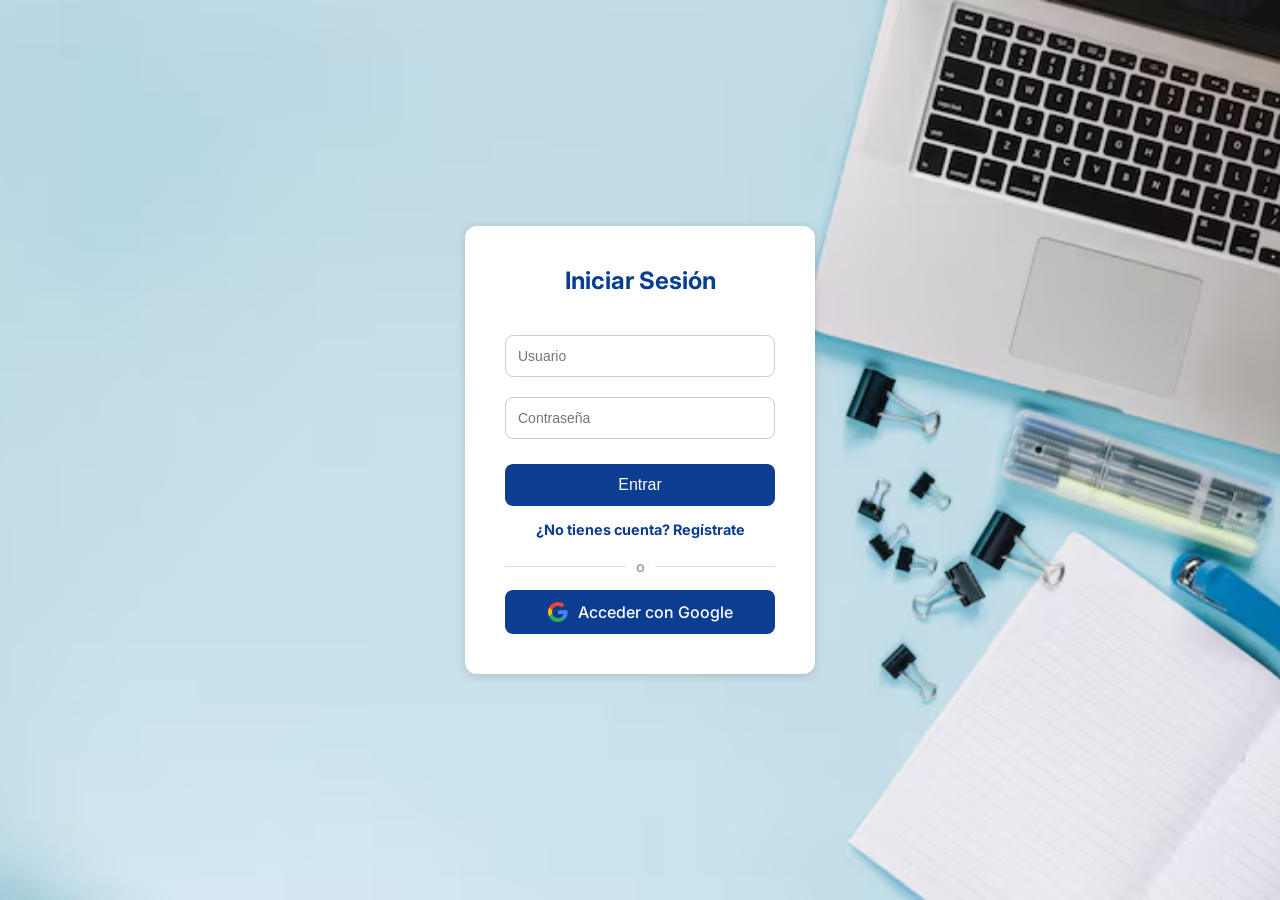
<file: foro.html>
<!DOCTYPE html>
<html lang="es">
<head>
    <meta charset="UTF-8">
    <meta name="viewport" content="width=device-width, initial-scale=1.0">
    <title>Foro Estudiantil - Orientación Vocacional</title>
    <meta name="description" content="Foro estudiantil para compartir ideas y experiencias sobre orientación vocacional.">
    <link rel="preconnect" href="https://fonts.googleapis.com">
    <link href="https://fonts.googleapis.com/css2?family=Inter:wght@400;500;600;700;800&display=swap" rel="stylesheet">
    <link rel="stylesheet" href="css/styles.css">
</head>
<body>

    <div class="forum-container">
        <div class="top-row">
            <a class="back" href="menu.html">← Volver al Menú</a>
            <div><strong>Usuario:</strong> <span id="foro-usuario"></span></div>
        </div>
        <h1>FORO</h1>
        <div style="margin-bottom: 20px;">
            <input type="text" id="search-foro" placeholder="🔍 Buscar temas por título o contenido..." style="width: 100%; padding: 12px; border-radius: 8px; border: 1px solid #cbd5e1; outline: none; font-family: inherit;" oninput="filterForum(this.value)">
        </div>
        <div class="create-post">
            <form onsubmit="createTopic(event)">
                <input id="input-titulo" placeholder="Título del tema" required>
                <textarea id="input-comentario" placeholder="Escribe algo..." required></textarea>
                <button type="submit">Publicar</button>
            </form>
        </div>
        <div id="topics-list"></div>
    </div>

    <!-- MODAL: EDITAR TEMA -->
    <div id="edit-overlay" class="edit-overlay">
        <div class="edit-box" onclick="event.stopPropagation()">
            <h3>Editar tema</h3>
            <input id="edit-titulo" placeholder="Título">
            <textarea id="edit-contenido" placeholder="Contenido"></textarea>
            <div class="edit-buttons">
                <button onclick="submitEdit()">Guardar</button>
                <button class="cancel" onclick="closeEdit()">Cancelar</button>
            </div>
        </div>
    </div>

    <!-- MODAL: EDITAR RESPUESTA -->
    <div id="edit-resp-overlay" class="edit-overlay">
        <div class="edit-box" onclick="event.stopPropagation()">
            <h3>Editar respuesta</h3>
            <textarea id="edit-resp-contenido" placeholder="Contenido"></textarea>
            <div class="edit-buttons">
                <button onclick="submitEditResponse()">Guardar</button>
                <button class="cancel" onclick="closeEditResponse()">Cancelar</button>
            </div>
        </div>
    </div>

<script src="js/app.js"></script>
</body>
</html>
</file>
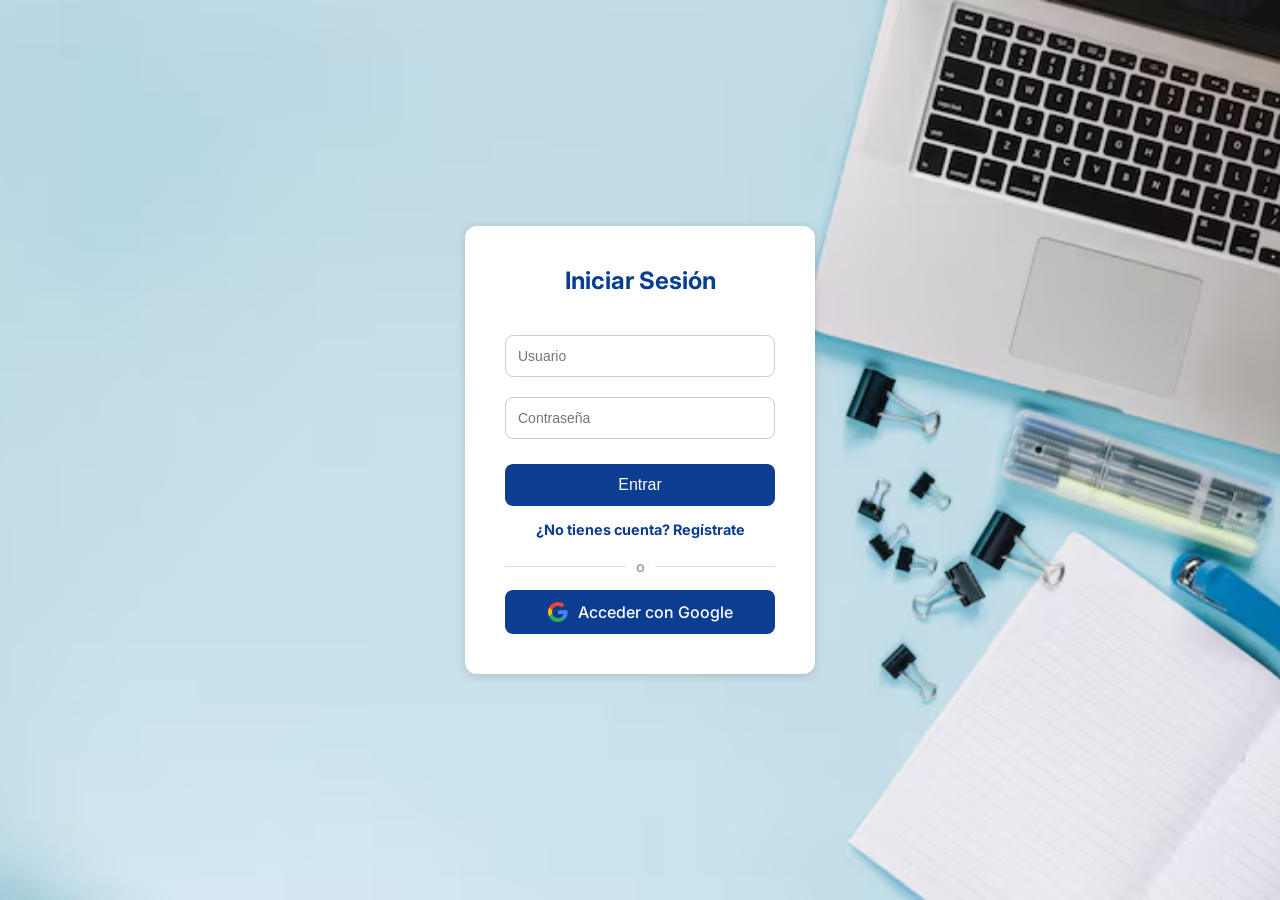
<file: login.html>
<!DOCTYPE html>
<html lang="es">
<head>
    <meta charset="UTF-8">
    <meta name="viewport" content="width=device-width, initial-scale=1.0">
    <title>Iniciar Sesión - Orientación Vocacional</title>
    <meta name="description" content="Inicia sesión o regístrate en la plataforma de orientación vocacional.">
    <link rel="preconnect" href="https://fonts.googleapis.com">
    <link href="https://fonts.googleapis.com/css2?family=Inter:wght@400;500;600;700;800&display=swap" rel="stylesheet">
    <link rel="stylesheet" href="css/styles.css">
</head>
<body>

    <div class="login-bg">
        <div class="login-box" id="login-box">
            <h2 id="login-title">Iniciar Sesión</h2>
            <form id="login-form" onsubmit="handleLogin(event)">
                <input type="text" id="login-user" placeholder="Usuario" required>
                <input type="password" id="login-pass" placeholder="Contraseña" required>
                <button type="submit" id="login-btn-text">Entrar</button>
            </form>
            <div class="toggle" id="toggle-register">
                <a href="#" onclick="toggleAuthMode(event)">¿No tienes cuenta? Regístrate</a>
            </div>
            <div class="error" id="login-error" style="display:none"></div>

            <div class="google-divider">
                <span>o</span>
            </div>

            <button class="google-btn" id="google-login-btn" onclick="loginWithGoogle()">
                <svg width="20" height="20" viewBox="0 0 48 48">
                    <path fill="#EA4335" d="M24 9.5c3.54 0 6.71 1.22 9.21 3.6l6.85-6.85C35.9 2.38 30.47 0 24 0 14.62 0 6.51 5.38 2.56 13.22l7.98 6.19C12.43 13.72 17.74 9.5 24 9.5z"/>
                    <path fill="#4285F4" d="M46.98 24.55c0-1.57-.15-3.09-.38-4.55H24v9.02h12.94c-.58 2.96-2.26 5.48-4.78 7.18l7.73 6c4.51-4.18 7.09-10.36 7.09-17.65z"/>
                    <path fill="#FBBC05" d="M10.53 28.59c-.48-1.45-.76-2.99-.76-4.59s.27-3.14.76-4.59l-7.98-6.19C.92 16.46 0 20.12 0 24c0 3.88.92 7.54 2.56 10.78l7.97-6.19z"/>
                    <path fill="#34A853" d="M24 48c6.48 0 11.93-2.13 15.89-5.81l-7.73-6c-2.15 1.45-4.92 2.3-8.16 2.3-6.26 0-11.57-4.22-13.47-9.91l-7.98 6.19C6.51 42.62 14.62 48 24 48z"/>
                </svg>
                Acceder con Google
            </button>
        </div>
    </div>

<script src="js/app.js"></script>
</body>
</html>
</file>
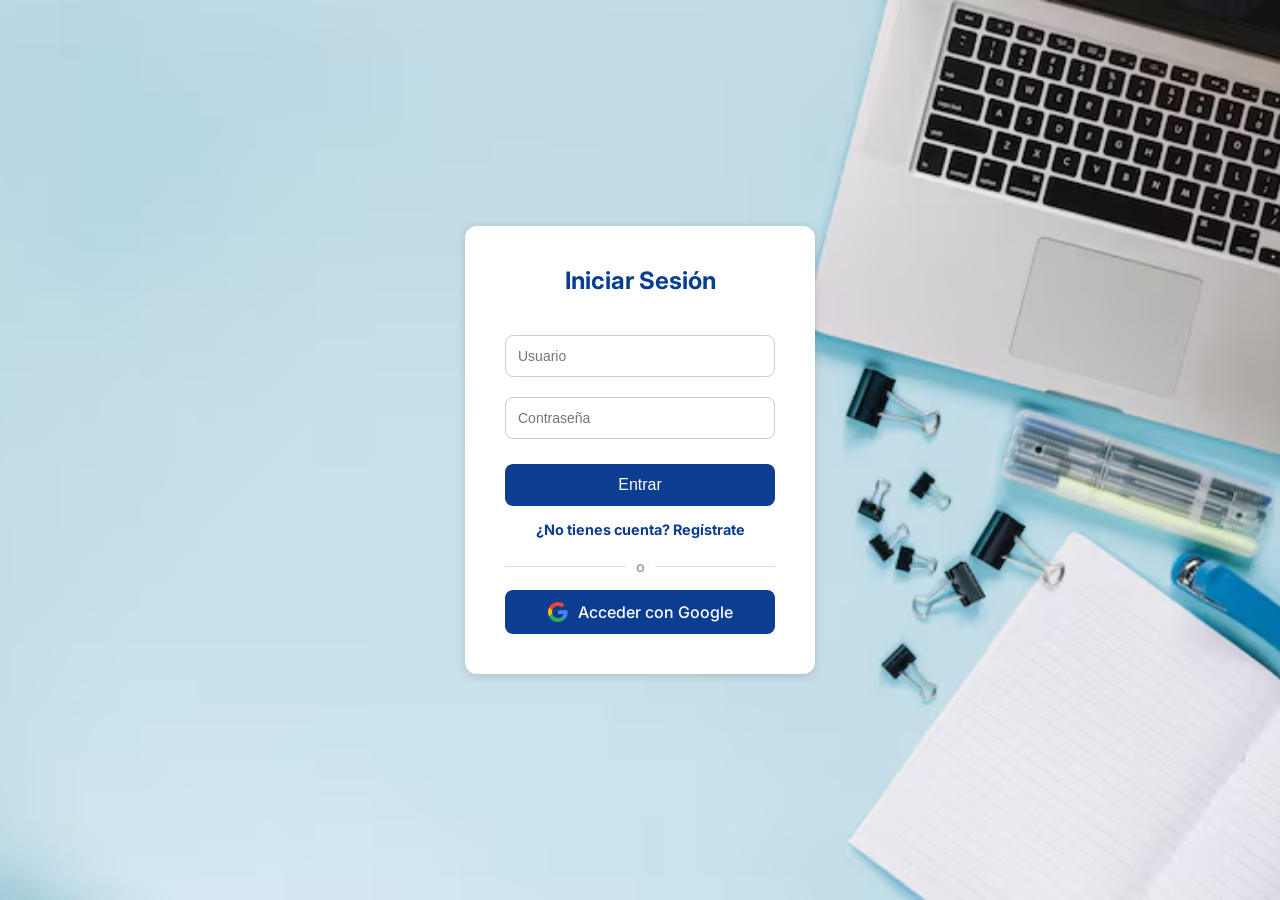
<file: perfil.html>
<!DOCTYPE html>
<html lang="es">
<head>
    <meta charset="UTF-8">
    <meta name="viewport" content="width=device-width, initial-scale=1.0">
    <title>Mi Perfil - Orientación Vocacional</title>
    <link rel="preconnect" href="https://fonts.googleapis.com">
    <link href="https://fonts.googleapis.com/css2?family=Inter:wght@400;500;600;700;800&display=swap" rel="stylesheet">
    <link rel="stylesheet" href="css/styles.css">
    <style>
        .profile-container { max-width: 800px; margin: 40px auto; padding: 20px; background: white; border-radius: 16px; box-shadow: 0 10px 25px rgba(0,0,0,0.05); }
        .profile-header { display: flex; align-items: center; gap: 20px; margin-bottom: 30px; border-bottom: 1px solid #e2e8f0; padding-bottom: 20px; }
        .profile-avatar { width: 80px; height: 80px; border-radius: 50%; background: #2563eb; color: white; display: flex; align-items: center; justify-content: center; font-size: 32px; font-weight: bold; }
        .profile-info h2 { margin: 0; color: #1e293b; }
        .profile-info p { margin: 5px 0 0; color: #64748b; }
        .section-title { font-size: 1.25rem; color: #0f172a; margin-bottom: 15px; border-left: 4px solid #2563eb; padding-left: 10px; }
        .favorites-list, .posts-list { list-style: none; padding: 0; margin: 0 0 30px 0; }
        .favorites-list li, .posts-list li { background: #f8fafc; border: 1px solid #e2e8f0; padding: 15px; margin-bottom: 10px; border-radius: 8px; display: flex; justify-content: space-between; align-items: center; }
        .btn-remove { background: #ef4444; color: white; border: none; padding: 5px 10px; border-radius: 6px; cursor: pointer; font-size: 0.85rem; }
        .btn-remove:hover { background: #dc2828; }
        .empty-state { color: #94a3b8; font-style: italic; text-align: center; padding: 20px; }
    </style>
</head>
<body>

    <div class="top-row" style="padding: 20px; background: white; border-bottom: 1px solid #e2e8f0;">
        <a class="back" href="menu.html">← Volver al Menú</a>
    </div>

    <div class="profile-container">
        <div class="profile-header">
            <div class="profile-avatar" id="profile-avatar-letter">?</div>
            <img id="profile-avatar-img" class="profile-avatar" src="" alt="Avatar" style="display:none;">
            <div class="profile-info">
                <h2 id="profile-name">Cargando...</h2>
                <p id="profile-email"></p>
                <p id="profile-test-result" style="margin-top: 10px; font-weight: 500; color: #2563eb;"></p>
            </div>
        </div>

        <h3 class="section-title">⭐ Mis Favoritos (Carreras y Universidades)</h3>
        <ul class="favorites-list" id="favorites-list">
            <div class="empty-state">Cargando favoritos...</div>
        </ul>

        <h3 class="section-title">📝 Mis Temas en el Foro</h3>
        <ul class="posts-list" id="posts-list">
            <div class="empty-state">Cargando temas...</div>
        </ul>
    </div>

<script src="js/app.js"></script>
</body>
</html>
</file>
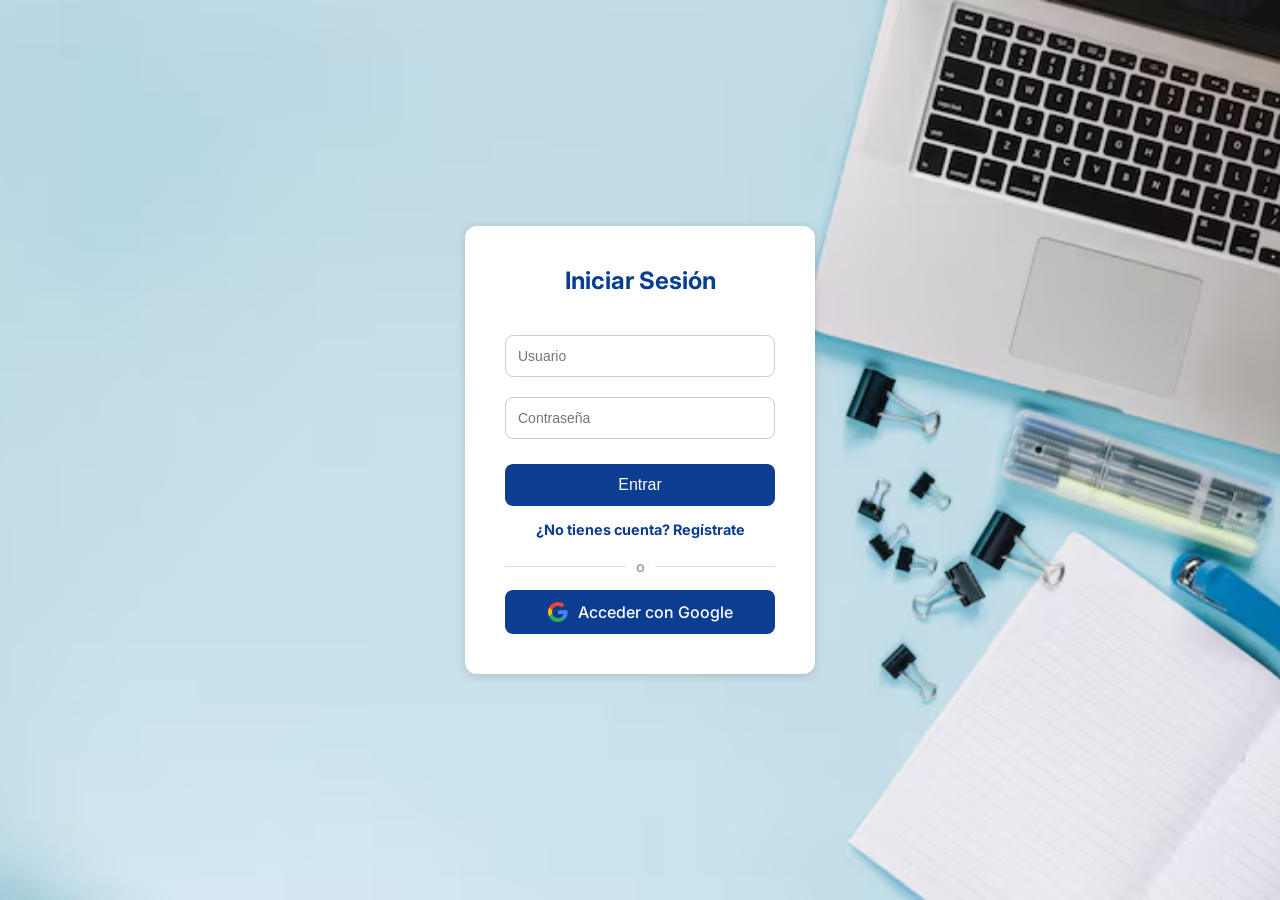
<file: resultados.html>
<!DOCTYPE html>
<html lang="es">
<head>
    <meta charset="UTF-8">
    <meta name="viewport" content="width=device-width, initial-scale=1.0">
    <title>Resultados - Orientación Vocacional</title>
    <meta name="description" content="Resultados de tu test de orientación vocacional.">
    <link rel="preconnect" href="https://fonts.googleapis.com">
    <link href="https://fonts.googleapis.com/css2?family=Inter:wght@400;500;600;700;800&display=swap" rel="stylesheet">
    <link rel="stylesheet" href="css/styles.css">
</head>
<body>

    <div id="page-resultados" class="page-resultados-layout">
        <div class="image-box-fija">
            <img src="static/res.png" alt="Ilustración Resultado PC">
        </div>
        <div class="contenedor-resultado">
            <div class="result-box">
                <h2>¡Felicidades!</h2>
                <p>Tu área vocacional predominante es:</p>
                <div class="header-area">
                    <img id="result-img-izq" src="" alt="Icono Izquierda" class="area-image-lateral">
                    <div class="area-nombre" id="result-area-nombre"></div>
                    <img id="result-img-der" src="" alt="Icono Derecha" class="area-image-lateral">
                </div>
                <p>Te sugerimos explorar las siguientes carreras:</p>
                <ul id="result-carreras-list"></ul>
            </div>
            <a href="#" id="result-btn-detalles" class="btn-detalles">Ver más detalles</a>
            <a href="menu.html" class="btn-detalles" style="background-color: #0b3d91;">Volver al Menú</a>
        </div>
    </div>

<script src="js/app.js"></script>
</body>
</html>
</file>
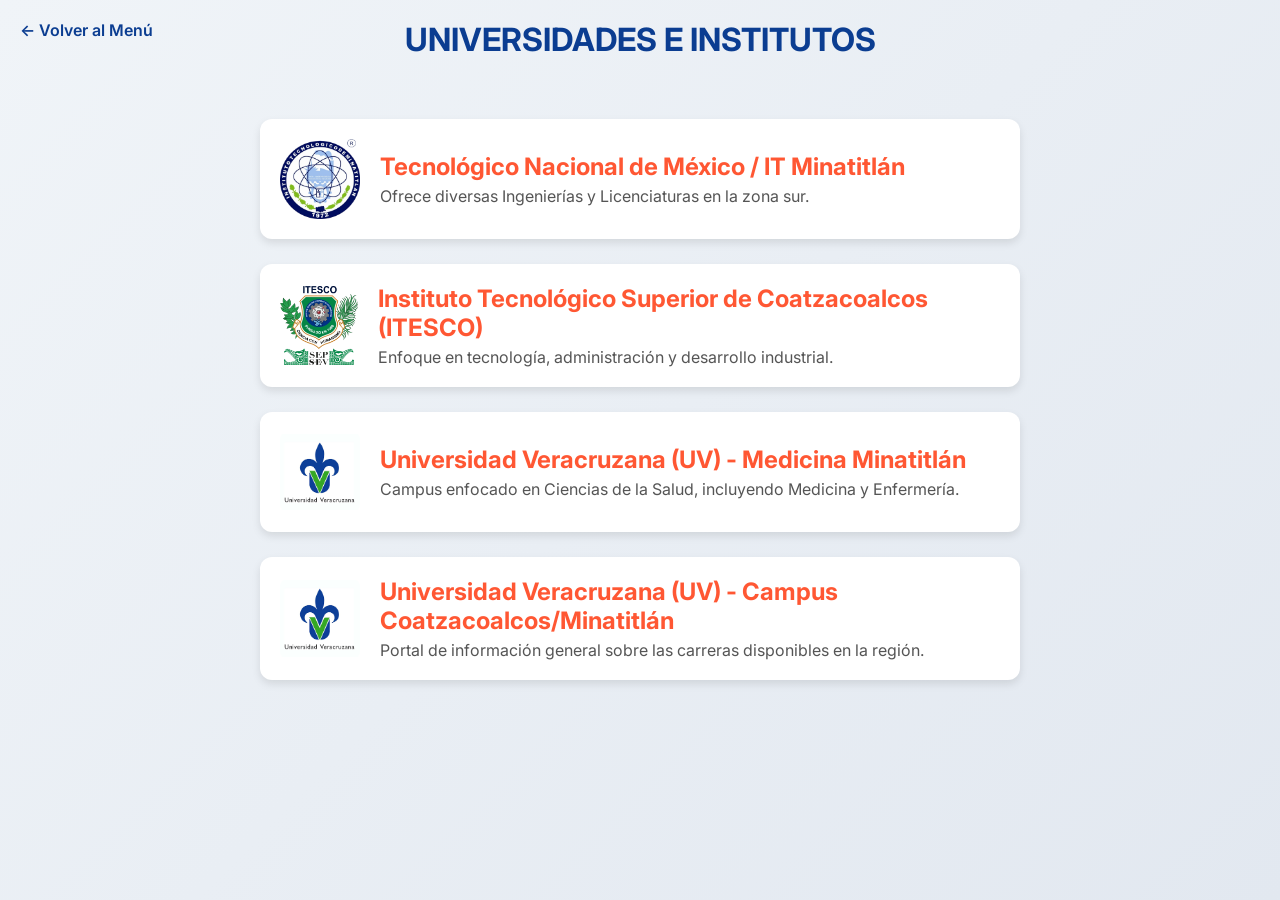
<file: universidades.html>
<!DOCTYPE html>
<html lang="es">
<head>
    <meta charset="UTF-8">
    <meta name="viewport" content="width=device-width, initial-scale=1.0">
    <title>Universidades - Orientación Vocacional</title>
    <meta name="description" content="Directorio de universidades e institutos en la región sur de Veracruz.">
    <link rel="preconnect" href="https://fonts.googleapis.com">
    <link href="https://fonts.googleapis.com/css2?family=Inter:wght@400;500;600;700;800&display=swap" rel="stylesheet">
    <link rel="stylesheet" href="css/styles.css">
</head>
<body>

    <a href="menu.html" class="back-link">← Volver al Menú</a>
    <h1 class="page-title">UNIVERSIDADES E INSTITUTOS</h1>
    <div class="universities-container">
        <a href="https://minatitlan.tecnm.mx/" target="_blank" class="university-card">
            <img src="static/tecn.png" alt="Logo IT Minatitlán">
            <div class="university-info">
                <h2>Tecnológico Nacional de México / IT Minatitlán</h2>
                <p>Ofrece diversas Ingenierías y Licenciaturas en la zona sur.</p>
            </div>
        </a>
        <a href="https://itesco.edu.mx/" target="_blank" class="university-card">
            <img src="static/itesco.png" alt="Logo ITESCO">
            <div class="university-info">
                <h2>Instituto Tecnológico Superior de Coatzacoalcos (ITESCO)</h2>
                <p>Enfoque en tecnología, administración y desarrollo industrial.</p>
            </div>
        </a>
        <a href="https://www.uv.mx/coatza/medmina/" target="_blank" class="university-card">
            <img src="static/uv.png" alt="Logo UV">
            <div class="university-info">
                <h2>Universidad Veracruzana (UV) - Medicina Minatitlán</h2>
                <p>Campus enfocado en Ciencias de la Salud, incluyendo Medicina y Enfermería.</p>
            </div>
        </a>
        <a href="https://www.uv.mx/expoorienta/coatzacoalcos-minatitlan/" target="_blank" class="university-card">
            <img src="static/uv.png" alt="Logo UV">
            <div class="university-info">
                <h2>Universidad Veracruzana (UV) - Campus Coatzacoalcos/Minatitlán</h2>
                <p>Portal de información general sobre las carreras disponibles en la región.</p>
            </div>
        </a>
    </div>

<script src="js/app.js"></script>
</body>
</html>
</file>
<file: css/styles.css>
/* ===========================
   GLOBAL & RESET
   =========================== */
@import url('https://fonts.googleapis.com/css2?family=Inter:wght@400;500;600;700;800&display=swap');

* { margin: 0; padding: 0; box-sizing: border-box; }

html, body {
    overflow-x: hidden;
    width: 100%;
}

img {
    max-width: 100%;
    height: auto;
}

body {
    font-family: 'Inter', 'Segoe UI', sans-serif;
    background: linear-gradient(135deg, #f0f4f8 0%, #e2e8f0 100%);
    background-attachment: fixed;
    color: #2d3748;
    min-height: 100vh;
}

/* Páginas ahora son archivos HTML separados */

a { text-decoration: none; }

/* ===========================
   HEADER
   =========================== */
.main-header {
    display: flex;
    justify-content: space-between;
    align-items: center;
    padding: 10px 60px;
    background: white;
    box-shadow: 0 2px 4px rgba(0,0,0,0.1);
}
.logo-section {
    display: flex;
    align-items: center;
}
.logo-section img {
    height: 50px;
    margin-right: 10px;
}
.logo-section span {
    font-weight: bold;
    color: #0b3d91;
    font-size: 1.1em;
}
nav a {
    color: #0b3d91;
    margin-left: 25px;
    font-weight: 500;
    transition: 0.3s;
}
nav a:hover { color: #00c3ff; }
.btn-sesion {
    background: #0b3d91;
    color: white !important;
    padding: 8px 15px;
    border-radius: 5px;
}

/* ---- Hamburger Button ---- */
.hamburger {
    display: none;
    background: none;
    border: none;
    font-size: 1.8em;
    color: #0b3d91;
    cursor: pointer;
    padding: 5px 10px;
    line-height: 1;
    border-radius: 6px;
    transition: background 0.2s;
}
.hamburger:hover {
    background: #f0f8ff;
}

/* ---- Google Login ---- */
.google-divider {
    display: flex;
    align-items: center;
    margin: 20px 0 15px;
    gap: 10px;
}
.google-divider::before,
.google-divider::after {
    content: '';
    flex: 1;
    height: 1px;
    background: #ddd;
}
.google-divider span {
    color: #999;
    font-size: 0.9em;
    font-weight: 500;
}

/* ---- User Section (Menu) ---- */
.user-section {
    display: flex;
    align-items: center;
    gap: 10px;
}
.user-avatar {
    width: 36px;
    height: 36px;
    border-radius: 50%;
    object-fit: cover;
    border: 2px solid #0b3d91;
}

/* ---- Google Sign-In Button ---- */
.google-btn {
    display: flex;
    align-items: center;
    justify-content: center;
    gap: 10px;
    width: 100%;
    padding: 12px 20px;
    border: 1px solid #dadce0;
    border-radius: 8px;
    background: white;
    color: #3c4043;
    font-size: 15px;
    font-weight: 500;
    font-family: inherit;
    cursor: pointer;
    transition: background 0.2s, box-shadow 0.2s;
}
.google-btn:hover {
    background: #f8f9fa;
    box-shadow: 0 1px 3px rgba(0,0,0,0.15);
}
.google-btn:disabled {
    opacity: 0.6;
    cursor: wait;
}
.google-btn svg {
    flex-shrink: 0;
}

/* ===========================
   HERO (Landing)
   =========================== */
.hero-container {
    max-width: 1200px;
    margin: 50px auto;
    padding: 30px;
    background: rgba(255, 255, 255, 0.9);
    backdrop-filter: blur(10px);
    border: 1px solid rgba(255, 255, 255, 0.5);
    border-radius: 20px;
    box-shadow: 0 10px 30px rgba(0,0,0,0.05);
    display: flex;
    justify-content: space-between;
    align-items: center;
}
.hero-text { max-width: 50%; }
.hero-text h1 {
    font-size: 2.8em;
    color: #0b3d91;
    margin-bottom: 15px;
}
.hero-text p {
    font-size: 1.1em;
    color: #555;
    margin-bottom: 30px;
}
.hero-image img {
    max-width: 400px;
    height: auto;
}
.btn-comenzar {
    background: #ff5733;
    color: white;
    padding: 15px 40px;
    border: none;
    border-radius: 8px;
    font-size: 1.1em;
    cursor: pointer;
    display: inline-block;
    transition: background 0.3s;
}
.btn-comenzar:hover { background: #e64a27; }

.info-cards {
    display: flex;
    justify-content: space-around;
    max-width: 1000px;
    margin: -50px auto 50px auto;
}
.info-card {
    background: white;
    padding: 20px;
    border-radius: 10px;
    text-align: center;
    box-shadow: 0 4px 10px rgba(0,0,0,0.1);
    width: 30%;
    transition: transform 0.3s;
    cursor: pointer;
    color: #0b3d91;
}
.info-card:hover { transform: translateY(-5px); }
.info-card img { width: 50px; margin-bottom: 10px; }

/* ===========================
   LOGIN
   =========================== */
.login-bg {
    display: flex;
    justify-content: center;
    align-items: center;
    height: 100vh;
    background: url('../static/fon.png') no-repeat center center fixed;
    background-size: cover;
}
.login-box {
    background-color: white;
    padding: 40px;
    border-radius: 12px;
    box-shadow: 0 2px 10px rgba(0,0,0,0.15);
    width: 350px;
    text-align: center;
}
.login-box h2 {
    margin-bottom: 30px;
    color: #0b3d91;
}
.login-box form {
    display: flex;
    flex-direction: column;
}
.login-box input {
    width: 100%;
    padding: 12px;
    margin: 10px 0;
    border-radius: 8px;
    border: 1px solid #ccc;
    font-size: 14px;
}
.login-box button {
    background-color: #0b3d91;
    color: white;
    border: none;
    padding: 12px 25px;
    border-radius: 8px;
    cursor: pointer;
    width: 100%;
    font-size: 16px;
    margin-top: 15px;
}
.login-box button:hover { background-color: #062d6f; }
.toggle { margin-top: 15px; font-size: 0.9em; }
.toggle a { cursor: pointer; color: #0b3d91; font-weight: bold; }
.toggle a:hover { text-decoration: underline; }
.error { color: red; margin-top: 10px; font-weight: bold; }

/* ===========================
   MENÚ
   =========================== */
.menu-header {
    display: flex;
    justify-content: flex-end;
    align-items: center;
    background-color: white;
    padding: 10px 60px;
    box-shadow: 0 2px 5px rgba(0,0,0,0.1);
    position: relative;
}
#usuario-btn {
    font-weight: bold;
    color: #0b3d91;
    font-size: 18px;
    cursor: pointer;
    padding: 5px 10px;
    border-radius: 5px;
    background: #f0f8ff;
}
#user-menu {
    display: none;
    position: absolute;
    top: 60px;
    right: 60px;
    background: white;
    border-radius: 8px;
    box-shadow: 0 2px 8px rgba(0,0,0,0.2);
    min-width: 150px;
    z-index: 1000;
}
#user-menu a {
    display: block;
    padding: 10px 20px;
    color: #0b3d91;
    transition: 0.2s;
}
#user-menu a:hover { background-color: #f0f8ff; }

.menu-container {
    display: grid;
    grid-template-columns: repeat(auto-fit, minmax(280px, 1fr));
    gap: 25px;
    max-width: 1000px;
    margin: 50px auto;
    padding: 20px;
}
.menu-card {
    background: rgba(255, 255, 255, 0.95);
    padding: 35px 25px;
    border-radius: 20px;
    text-align: center;
    box-shadow: 0 10px 30px rgba(11, 61, 145, 0.08);
    transition: all 0.4s cubic-bezier(0.175, 0.885, 0.32, 1.275);
    cursor: pointer;
    color: inherit;
    display: flex;
    flex-direction: column;
    justify-content: center;
    align-items: center;
    border: 1px solid rgba(11, 61, 145, 0.05);
    position: relative;
    overflow: hidden;
    min-height: 220px;
}
.menu-card::before {
    content: '';
    position: absolute;
    top: 0; left: 0; right: 0; bottom: 0;
    background: linear-gradient(135deg, rgba(0, 195, 255, 0.05) 0%, rgba(11, 61, 145, 0.05) 100%);
    opacity: 0;
    transition: opacity 0.4s ease;
}
.menu-card:hover {
    transform: translateY(-10px) scale(1.02);
    box-shadow: 0 20px 40px rgba(11, 61, 145, 0.15);
    border-color: rgba(0, 195, 255, 0.3);
}
.menu-card:hover::before {
    opacity: 1;
}
.menu-card img {
    width: 70px;
    height: 70px;
    object-fit: contain;
    margin-bottom: 15px;
    transition: transform 0.5s ease;
    z-index: 1;
}
.menu-card:hover img {
    transform: scale(1.1) rotate(5deg);
}
.menu-card h3 {
    color: #0b3d91;
    margin-bottom: 8px;
    font-size: 1.4rem;
    font-weight: 700;
    z-index: 1;
}
.menu-card p {
    color: #555;
    font-size: 0.95rem;
    line-height: 1.4;
    z-index: 1;
}
.card-foro {
    grid-column: span 2;
}
@media (max-width: 768px) {
    .card-foro {
        grid-column: span 1;
    }
}

/* ===========================
   CUESTIONARIO
   =========================== */
.back-link {
    position: absolute;
    top: 20px;
    left: 20px;
    color: #0b3d91;
    font-weight: 600;
}
.quiz-container {
    max-width: 800px;
    margin: 0 auto;
    background: white;
    padding: 40px;
    border-radius: 15px;
    box-shadow: 0 5px 15px rgba(0,0,0,0.15);
    margin-top: 20px;
}
.quiz-title {
    text-align: center;
    color: #ff5733;
    margin-bottom: 30px;
}
.section-title {
    font-size: 1.4em;
    color: #0b3d91;
    margin-top: 30px;
    margin-bottom: 15px;
    border-bottom: 2px solid #00c3ff;
    padding-bottom: 5px;
}
.question {
    margin-bottom: 25px;
    padding: 15px;
    border: 1px solid #eee;
    border-radius: 8px;
    background: #f9f9f9;
}
.question p {
    font-weight: bold;
    margin: 0 0 10px 0;
    font-size: 1.1em;
    color: #333;
}
.option-group {
    display: flex;
    flex-direction: column;
}
.option-group label {
    padding: 8px 10px;
    cursor: pointer;
    margin-bottom: 5px;
    border-radius: 4px;
    transition: background-color 0.2s;
}
.option-group label:hover { background-color: #f0f8ff; }
.option-group input[type="radio"] {
    margin-right: 10px;
    accent-color: #0b3d91;
}
.submit-btn {
    display: block;
    width: 100%;
    padding: 15px;
    background-color: #ff5733;
    color: white;
    border: none;
    border-radius: 10px;
    font-size: 1.2em;
    cursor: pointer;
    margin-top: 30px;
    transition: background-color 0.3s;
}
.submit-btn:hover { background-color: #e64a27; }

/* ===========================
   RESULTADOS
   =========================== */
.page-resultados-layout {
    display: flex;
    justify-content: center;
    align-items: center;
    min-height: 100vh;
    position: relative;
}
.contenedor-resultado {
    max-width: 600px;
    background: #ffffed;
    padding: 40px;
    border-radius: 12px;
    box-shadow: 0 5px 15px rgba(0,0,0,0.2);
    text-align: center;
    display: flex;
    flex-direction: column;
    align-items: center;
    z-index: 10;
}
.contenedor-resultado h2 {
    color: #0b3d91;
    margin-bottom: 10px;
    font-size: 2em;
}
.header-area {
    display: flex;
    align-items: center;
    justify-content: center;
    gap: 15px;
    margin-bottom: 20px;
    padding: 10px 0;
}
.area-image-lateral {
    width: 70px;
    height: auto;
    object-fit: contain;
}
.area-nombre {
    font-size: 1.8em;
    color: #00c3ff;
    font-weight: bold;
    margin: 0;
    line-height: 1.2;
}
.result-box {
    background-color: #fffacd;
    padding: 30px;
    border-radius: 10px;
    margin-bottom: 20px;
    box-shadow: 0 2px 5px rgba(0,0,0,0.1);
    width: 100%;
}
.result-box ul {
    list-style-type: disc;
    padding-left: 20px;
    text-align: left;
    color: #333;
}
.result-box ul li {
    margin-bottom: 8px;
    font-size: 1.1em;
}
.btn-detalles {
    background-color: #ff5733;
    color: white;
    border: none;
    border-radius: 8px;
    padding: 12px 25px;
    font-size: 16px;
    cursor: pointer;
    margin-top: 15px;
    display: inline-block;
    transition: background 0.3s, transform 0.2s;
}
.btn-detalles:hover {
    background-color: #e64a27;
    transform: translateY(-2px);
}
.image-box-fija {
    position: absolute;
    left: 5%;
    top: 40%;
    transform: translateY(-50%);
    z-index: 5;
}
.image-box-fija img {
    max-width: 150px;
    height: auto;
    opacity: 0.9;
}

/* ===========================
   CARRERAS
   =========================== */
.page-title {
    font-size: 2em;
    margin-bottom: 40px;
    color: #0b3d91;
    text-align: center;
    padding-top: 20px;
}
.card-container {
    display: flex;
    justify-content: center;
    gap: 30px;
    max-width: 1000px;
    margin: 0 auto;
    padding: 0 20px;
}
.career-card {
    padding: 30px;
    border-radius: 12px;
    box-shadow: 0 4px 10px rgba(0,0,0,0.1);
    width: 300px;
    height: 350px;
    display: flex;
    flex-direction: column;
    justify-content: space-between;
    transition: transform 0.3s;
}
.career-card:hover { transform: translateY(-5px); }
.career-card h3 { color: #0b3d91; font-size: 1.5em; margin-bottom: 10px; }
.career-card p { color: #555; font-size: 0.9em; line-height: 1.4; text-align: left; }
.ver-mas {
    background: #ff5733;
    color: white;
    padding: 10px 20px;
    border-radius: 5px;
    display: block;
    margin-top: 15px;
    transition: background 0.3s;
    text-align: center;
}
.ver-mas:hover { background: #e64a27; }
.icon { width: 250px; margin-bottom: 15px; }
.bg-yellow { background-color: #fffac8; }
.bg-green { background-color: #e6ffe6; }
.bg-blue { background-color: #e6f7ff; }

/* ===========================
   CARRERAS DETALLE (Ingenierías, Licenciaturas, Medicina)
   =========================== */
.header-section {
    padding: 30px;
    text-align: center;
    margin-bottom: 40px;
    border-radius: 0.75rem;
    box-shadow: 0 4px 6px -1px rgba(0,0,0,0.1);
    max-width: 960px;
    margin-left: auto;
    margin-right: auto;
    margin-top: 60px;
}
.header-section h1 {
    font-size: 2.5em;
    display: inline-block;
    vertical-align: middle;
    margin-left: 15px;
    font-weight: 700;
}
.header-section img {
    width: 250px;
    vertical-align: middle;
    display: inline-block;
}
.header-blue { background-color: #e0f2ff; }
.header-blue h1 { color: #0c4a6e; }
.header-green { background-color: #dcfce7; }
.header-green h1 { color: #166534; }
.header-red { background-color: #fee2e2; }
.header-red h1 { color: #991b1b; }

.back-link-blue { color: #0c4a6e; }
.back-link-green { color: #166534; }
.back-link-red { color: #991b1b; }

.content-list {
    max-width: 960px;
    margin: 0 auto;
    display: flex;
    justify-content: space-between;
    gap: 20px;
    padding: 0 20px;
}
.content-list ul {
    list-style: none;
    padding: 0;
    width: 48%;
}
.content-list ul li {
    margin-bottom: 12px;
    font-size: 1.1em;
    padding: 10px;
    background-color: #ffffff;
    border-radius: 0.5rem;
    cursor: pointer;
    transition: background-color 0.2s, transform 0.2s;
    box-shadow: 0 1px 3px 0 rgba(0,0,0,0.1);
}
.content-list ul li:hover {
    transform: translateX(5px);
}
.content-list-ingenierias ul li:hover { background-color: #f5faff; }
.content-list-licenciaturas ul li:hover { background-color: #ecfdf5; }
.content-list-medicina ul li:hover { background-color: #fff5f5; }

/* ===========================
   MODAL (Carreras)
   =========================== */
.modal {
    display: none;
    position: fixed;
    z-index: 1000;
    left: 0; top: 0;
    width: 100%; height: 100%;
    overflow: auto;
    background-color: rgba(0,0,0,0.5);
    justify-content: center;
    align-items: center;
    backdrop-filter: blur(5px);
}
.modal.show { display: flex; }
.modal-content {
    background-color: #ffffff;
    padding: 30px;
    border-radius: 0.75rem;
    max-width: 400px;
    width: 90%;
    box-shadow: 0 10px 25px rgba(0,0,0,0.5);
    animation: slideUp 0.3s ease-out;
}
@keyframes slideUp {
    from { transform: translateY(50px); opacity: 0; }
    to { transform: translateY(0); opacity: 1; }
}
.close-button {
    color: #aaa;
    float: right;
    font-size: 28px;
    font-weight: bold;
    cursor: pointer;
}
.close-button:hover { color: #333; }
#modalTitle {
    font-size: 1.25em;
    font-weight: bold;
    color: #333;
    text-align: center;
}
.modal-subtitle {
    font-size: 0.9em;
    color: #666;
    margin: 4px 0 16px;
    text-align: center;
    font-weight: 500;
}
.link-button {
    display: block;
    width: 100%;
    text-align: center;
    padding: 10px;
    margin-top: 15px;
    border-radius: 0.5rem;
    font-weight: 600;
    color: white;
    transition: background-color 0.2s, transform 0.1s;
}
.link-button:active { transform: scale(0.98); }
.btn-tecnm { background-color: #1e40af; }
.btn-tecnm:hover { background-color: #1e3a8a; }
.btn-itesco { background-color: #059669; }
.btn-itesco:hover { background-color: #047857; }
.btn-uv-coatza { background-color: #6d28d9; }
.btn-uv-coatza:hover { background-color: #5b21b6; }
.btn-uv-mina { background-color: #f97316; }
.btn-uv-mina:hover { background-color: #ea580c; }

/* ===========================
   BECAS
   =========================== */
.contenedor-becas {
    max-width: 900px;
    margin: 50px auto;
    background: white;
    padding: 40px;
    border-radius: 12px;
    box-shadow: 0 2px 10px rgba(0,0,0,0.1);
    text-align: left;
}
.contenedor-becas h1 {
    font-size: 2.5em;
    color: #0b3d91;
    margin-bottom: 10px;
    text-align: center;
}
.contenedor-becas h3 {
    font-size: 1.2em;
    color: #0b3d91;
    margin-top: 20px;
    margin-bottom: 10px;
}
.institucion {
    border: 1px solid #ddd;
    padding: 20px;
    border-radius: 8px;
    margin-bottom: 25px;
    display: flex;
    align-items: flex-start;
    gap: 20px;
}
.institucion img {
    max-width: 70px;
    height: auto;
    margin-top: 5px;
}
.beca-list { list-style: disc; padding-left: 20px; }
.link { color: #ff5733; font-weight: bold; }
.link:hover { text-decoration: underline; }

/* ===========================
   UNIVERSIDADES
   =========================== */
.universities-container {
    max-width: 800px;
    margin: 0 auto;
    padding: 20px;
}
.university-card {
    background: white;
    border-radius: 12px;
    padding: 20px;
    margin-bottom: 25px;
    box-shadow: 0 4px 8px rgba(0,0,0,0.1);
    display: flex;
    align-items: center;
    text-align: left;
    transition: transform 0.3s, box-shadow 0.3s;
    color: inherit;
}
.university-card:hover {
    transform: translateY(-3px);
    box-shadow: 0 6px 15px rgba(0,0,0,0.15);
}
.university-card img {
    width: 80px;
    height: 80px;
    object-fit: contain;
    margin-right: 20px;
    border-radius: 8px;
}
.university-info { flex-grow: 1; }
.university-info h2 {
    margin: 0 0 5px 0;
    color: #ff5733;
    font-size: 1.5em;
}
.university-info p {
    margin: 0;
    color: #555;
    font-size: 1em;
}

/* ===========================
   FORO
   =========================== */
.forum-container {
    max-width: 900px;
    margin: 0 auto;
    text-align: left;
    padding: 20px;
}
.forum-container h1 {
    font-size: 2.5em;
    margin-bottom: 20px;
    color: #0b3d91;
    text-align: center;
}
.top-row {
    display: flex;
    justify-content: space-between;
    align-items: center;
    margin-bottom: 20px;
}
.back { color: #0b3d91; font-weight: bold; }
.create-post {
    background: #ffffed;
    border-radius: 12px;
    padding: 20px;
    margin-bottom: 20px;
    box-shadow: 0 4px 8px rgba(0,0,0,0.08);
}
.create-post input,
.create-post textarea {
    width: 100%;
    padding: 12px;
    border-radius: 8px;
    border: 1px solid #ccc;
    margin-bottom: 10px;
    font-family: inherit;
    font-size: 14px;
}
.create-post button {
    float: right;
    background: #0b3d91;
    color: white;
    padding: 10px 18px;
    border: none;
    border-radius: 6px;
    cursor: pointer;
    font-size: 14px;
}
.create-post button:hover { background: #062d6f; }
.topic-wrapper {
    margin-bottom: 18px;
    border-radius: 10px;
    border: 1px solid #ddd;
    background: white;
    box-shadow: 0 2px 6px rgba(0,0,0,0.03);
}
.topic-card {
    padding: 14px 18px;
    display: flex;
    justify-content: space-between;
    align-items: center;
}
.topic-title {
    display: flex;
    align-items: center;
    gap: 10px;
}
.topic-title img {
    width: 36px;
    height: 36px;
    border-radius: 6px;
}
.btn-small {
    background: none;
    border: none;
    cursor: pointer;
    color: #0b3d91;
    font-weight: bold;
    text-decoration: underline;
    font-size: 13px;
    margin-left: 8px;
}
.btn-small.secondary {
    background: #f4f7fb;
    padding: 6px 10px;
    border-radius: 6px;
    text-decoration: none;
}
.responses-container {
    display: none;
    padding: 12px 18px 18px;
    border-top: 1px solid #eee;
    background: #fcfcfc;
}
.response {
    border-left: 3px solid #ff5733;
    padding-left: 10px;
    margin-bottom: 10px;
}
.response-user {
    font-weight: bold;
    color: #0b3d91;
    display: flex;
    justify-content: space-between;
    align-items: center;
}
.reply-form {
    display: flex;
    gap: 8px;
    margin-top: 10px;
}
.reply-form textarea {
    flex: 1;
    border-radius: 8px;
    border: 1px solid #ddd;
    padding: 10px;
    font-family: inherit;
    font-size: 14px;
}
.reply-form button {
    background: #0b3d91;
    color: white;
    border: none;
    border-radius: 6px;
    padding: 10px 16px;
    cursor: pointer;
}

/* ===========================
   EDIT MODALS
   =========================== */
.edit-overlay {
    position: fixed;
    inset: 0;
    display: none;
    align-items: center;
    justify-content: center;
    background: rgba(0,0,0,0.4);
    z-index: 2000;
}
.edit-overlay.show { display: flex; }
.edit-box {
    background: white;
    padding: 24px;
    border-radius: 10px;
    width: 90%;
    max-width: 600px;
}
.edit-box h3 {
    color: #0b3d91;
    margin-bottom: 15px;
}
.edit-box input,
.edit-box textarea {
    width: 100%;
    padding: 12px;
    border-radius: 8px;
    border: 1px solid #ccc;
    margin-bottom: 10px;
    font-family: inherit;
    font-size: 14px;
}
.edit-buttons {
    display: flex;
    gap: 10px;
    margin-top: 10px;
}
.edit-buttons button {
    padding: 10px 20px;
    border: none;
    border-radius: 6px;
    cursor: pointer;
    font-size: 14px;
    background: #0b3d91;
    color: white;
}
.edit-buttons button.cancel {
    background: #ccc;
    color: #333;
}

/* ===========================
   RESPONSIVE
   =========================== */

/* ---- Tablet / Pantallas medianas (max 1024px) ---- */
@media (max-width: 1024px) {
    .main-header {
        padding: 10px 30px;
    }
    nav a {
        margin-left: 15px;
        font-size: 0.95em;
    }
    .hero-container {
        max-width: 95%;
        padding: 25px;
        margin: 30px auto;
    }
    .hero-text h1 {
        font-size: 2.2em;
    }
    .hero-image img {
        max-width: 300px;
    }
    .info-cards {
        max-width: 95%;
    }
    .menu-container {
        max-width: 95%;
        gap: 20px;
    }
    .quiz-container {
        max-width: 95%;
        padding: 30px;
    }
    .contenedor-becas {
        max-width: 95%;
        padding: 30px;
    }
    .universities-container {
        max-width: 95%;
    }
    .forum-container {
        max-width: 95%;
    }
    .card-container {
        max-width: 95%;
        gap: 20px;
    }
    .career-card {
        width: 260px;
    }
    .header-section {
        max-width: 95%;
    }
    .content-list {
        max-width: 95%;
    }
}

/* ---- Tablet pequeña / Landscape phone (max 768px) ---- */
@media (max-width: 768px) {
    /* Header & Nav — Hamburger */
    .main-header {
        flex-direction: row;
        flex-wrap: wrap;
        padding: 10px 20px;
        gap: 0;
    }
    .hamburger {
        display: block;
        order: 2;
    }
    #nav-public {
        display: none;
        width: 100%;
        order: 3;
        flex-direction: column;
        background: white;
        border-top: 1px solid #eee;
        padding-top: 10px;
        margin-top: 8px;
    }
    #nav-public.nav-open {
        display: flex;
    }
    nav a {
        margin-left: 0;
        font-size: 1em;
        padding: 10px 15px;
        border-radius: 6px;
    }
    nav a:hover {
        background: #f0f8ff;
    }
    .logo-section {
        order: 1;
        flex: 1;
    }
    .logo-section span {
        font-size: 0.95em;
    }

    /* Hero */
    .hero-container {
        flex-direction: column;
        text-align: center;
        margin: 20px auto;
        padding: 25px 20px;
    }
    .hero-text {
        max-width: 100%;
    }
    .hero-text h1 {
        font-size: 1.9em;
    }
    .hero-text p {
        font-size: 1em;
    }
    .hero-image img {
        max-width: 250px;
        margin-top: 20px;
    }
    .btn-comenzar {
        padding: 12px 30px;
        font-size: 1em;
    }

    /* Info Cards */
    .info-cards {
        flex-direction: column;
        align-items: center;
        margin-top: 10px;
    }
    .info-card {
        width: 80%;
        margin-bottom: 15px;
    }

    /* Login */
    .login-box {
        width: 90%;
        max-width: 350px;
        padding: 30px 25px;
    }

    /* Menú */
    .menu-header {
        padding: 10px 20px;
    }
    .menu-container {
        grid-template-columns: 1fr;
        gap: 15px;
        padding: 15px;
        margin: 30px auto;
    }
    .card-foro {
        width: 100%;
    }
    .menu-card {
        height: auto;
        padding: 20px;
    }

    /* Cuestionario */
    .quiz-container {
        padding: 25px 20px;
        margin-top: 50px;
    }
    .quiz-title {
        font-size: 1.3em;
    }
    .section-title {
        font-size: 1.2em;
    }
    .question p {
        font-size: 1em;
    }
    .submit-btn {
        font-size: 1em;
        padding: 12px;
    }

    /* Resultados */
    .image-box-fija {
        display: none;
    }
    .contenedor-resultado {
        padding: 30px 20px;
        max-width: 90%;
    }
    .contenedor-resultado h2 {
        font-size: 1.6em;
    }
    .header-area {
        flex-direction: column;
        gap: 5px;
    }
    .area-image-lateral {
        width: 50px;
    }
    .area-nombre {
        font-size: 1.4em;
    }

    /* Carreras */
    .page-title {
        font-size: 1.5em;
        padding-top: 50px;
    }
    .card-container {
        flex-direction: column;
        align-items: center;
    }
    .career-card {
        width: 90%;
        max-width: 400px;
        height: auto;
    }
    .icon {
        width: 150px;
    }

    /* Carreras Detalle */
    .header-section {
        margin-top: 50px;
        padding: 20px;
    }
    .header-section h1 {
        font-size: 1.8em;
    }
    .header-section img {
        width: 150px;
    }
    .content-list {
        flex-direction: column;
        padding: 0 15px;
    }
    .content-list ul {
        width: 100%;
    }

    /* Becas */
    .contenedor-becas {
        padding: 25px 20px;
        margin: 50px auto 30px;
    }
    .contenedor-becas h1 {
        font-size: 1.8em;
    }
    .institucion {
        flex-direction: column;
        align-items: center;
        text-align: center;
    }
    .institucion img {
        margin-bottom: 10px;
    }
    .beca-list {
        text-align: left;
    }

    /* Universidades */
    .university-card {
        flex-direction: column;
        text-align: center;
        padding: 20px 15px;
    }
    .university-card img {
        margin-right: 0;
        margin-bottom: 10px;
    }
    .university-info h2 {
        font-size: 1.2em;
    }

    /* Foro */
    .forum-container {
        padding: 15px;
    }
    .forum-container h1 {
        font-size: 1.8em;
    }
    .top-row {
        flex-direction: column;
        gap: 10px;
    }
    .topic-card {
        flex-direction: column;
        align-items: flex-start;
        gap: 10px;
    }

    /* Modal */
    .modal-content {
        max-width: 90%;
        padding: 20px;
    }
    .edit-box {
        width: 95%;
    }

    /* Back link */
    .back-link {
        position: relative;
        top: auto;
        left: auto;
        display: inline-block;
        margin: 15px 20px;
    }
}

/* ---- Teléfonos / Pantallas pequeñas (max 480px) ---- */
@media (max-width: 480px) {
    /* Header */
    .main-header {
        padding: 8px 12px;
    }
    .logo-section img {
        height: 35px;
    }
    .logo-section span {
        font-size: 0.8em;
    }
    nav a {
        font-size: 0.78em;
        padding: 4px 7px;
    }
    .btn-sesion {
        padding: 6px 10px;
        font-size: 0.8em;
    }

    /* Hero */
    .hero-container {
        margin: 10px auto;
        padding: 20px 15px;
    }
    .hero-text h1 {
        font-size: 1.5em;
    }
    .hero-text p {
        font-size: 0.9em;
        margin-bottom: 20px;
    }
    .hero-image img {
        max-width: 180px;
    }
    .btn-comenzar {
        padding: 10px 25px;
        font-size: 0.95em;
        width: 100%;
        text-align: center;
    }

    /* Info Cards */
    .info-card {
        width: 95%;
    }

    /* Login */
    .login-box {
        width: 95%;
        padding: 25px 18px;
    }
    .login-box h2 {
        font-size: 1.3em;
        margin-bottom: 20px;
    }
    .login-box input {
        padding: 10px;
        font-size: 13px;
    }
    .login-box button {
        padding: 10px 20px;
        font-size: 14px;
    }

    /* Menú */
    .menu-header {
        padding: 8px 15px;
    }
    #usuario-btn {
        font-size: 15px;
    }
    #user-menu {
        right: 15px;
    }
    .menu-container {
        padding: 10px;
        margin: 20px auto;
    }
    .menu-card {
        padding: 15px;
    }
    .menu-card img {
        width: 45px;
    }
    .menu-card h3 {
        font-size: 1em;
    }

    /* Cuestionario */
    .quiz-container {
        padding: 20px 15px;
    }
    .quiz-title {
        font-size: 1.1em;
        margin-bottom: 20px;
    }
    .section-title {
        font-size: 1.1em;
        margin-top: 20px;
    }
    .question {
        padding: 10px;
        margin-bottom: 15px;
    }
    .question p {
        font-size: 0.95em;
    }
    .option-group label {
        padding: 6px 8px;
        font-size: 0.9em;
    }

    /* Resultados */
    .contenedor-resultado {
        max-width: 95%;
        padding: 20px 15px;
    }
    .contenedor-resultado h2 {
        font-size: 1.4em;
    }
    .result-box {
        padding: 20px 15px;
    }
    .result-box ul li {
        font-size: 0.95em;
    }
    .btn-detalles {
        padding: 10px 20px;
        font-size: 14px;
        width: 100%;
        text-align: center;
    }

    /* Carreras */
    .page-title {
        font-size: 1.3em;
        margin-bottom: 25px;
    }
    .career-card {
        width: 95%;
        padding: 20px;
    }
    .career-card h3 {
        font-size: 1.2em;
    }
    .icon {
        width: 120px;
    }
    .ver-mas {
        padding: 8px 15px;
    }

    /* Carreras Detalle */
    .header-section {
        padding: 15px;
        margin-top: 45px;
    }
    .header-section h1 {
        font-size: 1.4em;
        margin-left: 8px;
    }
    .header-section img {
        width: 100px;
    }
    .content-list {
        padding: 0 10px;
    }
    .content-list ul li {
        font-size: 1em;
        padding: 8px;
    }

    /* Becas */
    .contenedor-becas {
        padding: 20px 15px;
        margin: 45px 10px 20px;
    }
    .contenedor-becas h1 {
        font-size: 1.5em;
    }
    .contenedor-becas h3 {
        font-size: 1em;
    }
    .institucion {
        padding: 15px;
        gap: 10px;
    }
    .institucion img {
        max-width: 55px;
    }

    /* Universidades */
    .universities-container {
        padding: 10px;
    }
    .university-card {
        padding: 15px 12px;
    }
    .university-card img {
        width: 60px;
        height: 60px;
    }
    .university-info h2 {
        font-size: 1em;
    }
    .university-info p {
        font-size: 0.85em;
    }

    /* Foro */
    .forum-container {
        padding: 10px;
    }
    .forum-container h1 {
        font-size: 1.5em;
    }
    .create-post {
        padding: 15px;
    }
    .create-post input,
    .create-post textarea {
        font-size: 13px;
        padding: 10px;
    }
    .topic-title img {
        width: 28px;
        height: 28px;
    }
    .btn-small {
        font-size: 12px;
    }
    .reply-form textarea {
        font-size: 13px;
    }

    /* Modal */
    .modal-content {
        max-width: 95%;
        padding: 18px;
    }
    #modalTitle {
        font-size: 1.1em;
    }
    .link-button {
        padding: 8px;
        font-size: 0.9em;
    }
    .edit-box {
        padding: 18px;
    }
    .edit-buttons button {
        padding: 8px 14px;
        font-size: 13px;
    }

    /* Back link */
    .back-link {
        margin: 10px 12px;
        font-size: 0.9em;
    }
}
</file>
